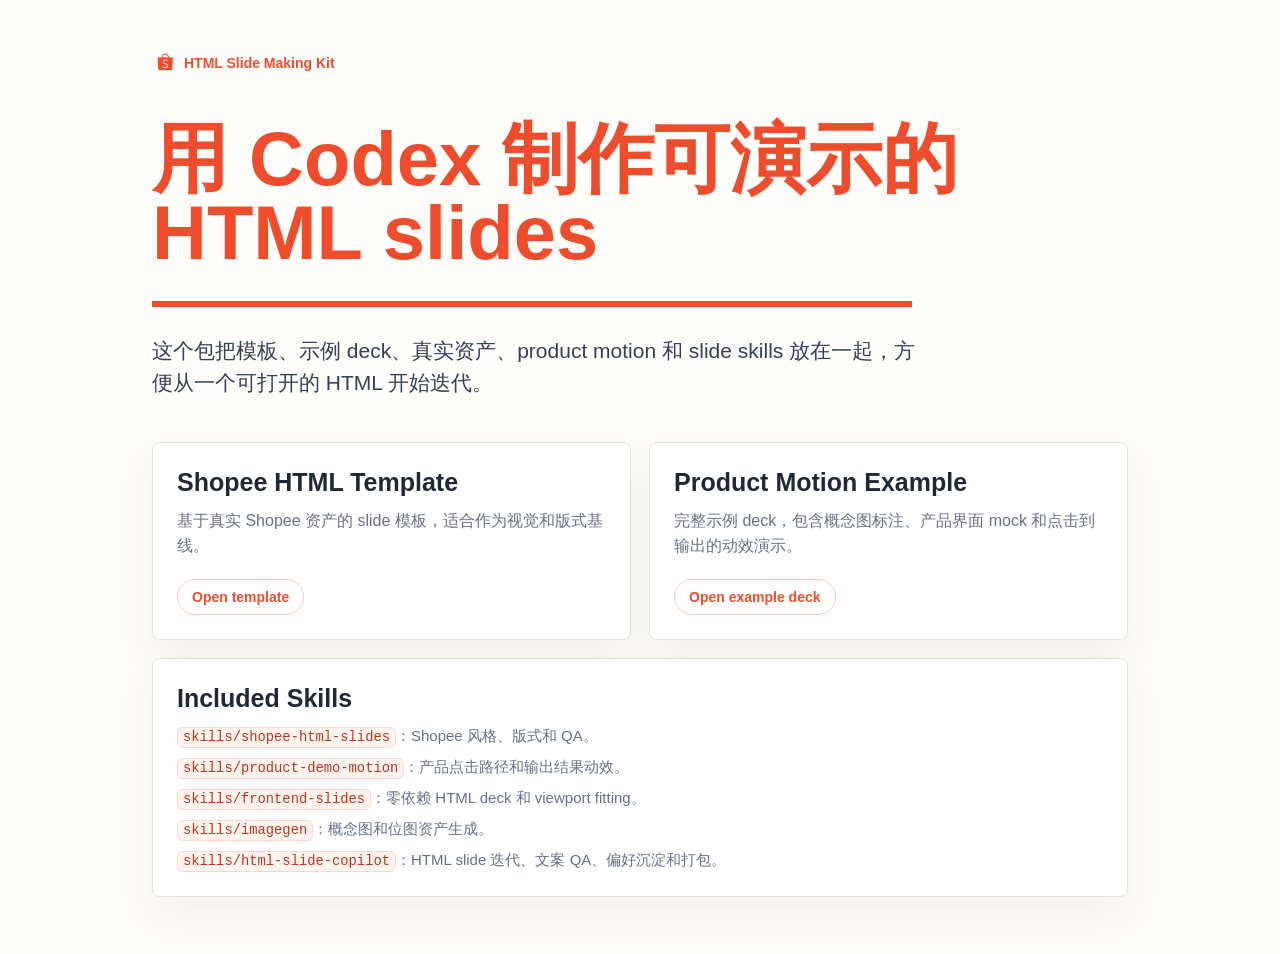
<file: index.html>
<!doctype html>
<html lang="zh-CN">
<head>
  <meta charset="utf-8" />
  <meta name="viewport" content="width=device-width, initial-scale=1" />
  <title>HTML Slide Making Kit</title>
  <style>
    :root {
      --orange: #ee4d2d;
      --ink: #1f2933;
      --muted: #667085;
      --line: #e6e0d8;
      --bg: #fffdf9;
      --panel: #ffffff;
      font-family: Arial, "Helvetica Neue", Helvetica, sans-serif;
    }

    * {
      box-sizing: border-box;
    }

    body {
      background: var(--bg);
      color: var(--ink);
      margin: 0;
      min-height: 100vh;
    }

    main {
      margin: 0 auto;
      max-width: 1040px;
      padding: 52px 32px 64px;
    }

    .brand {
      align-items: center;
      color: var(--orange);
      display: flex;
      font-size: 14px;
      font-weight: 800;
      gap: 10px;
      margin-bottom: 48px;
    }

    .bag {
      background: url("assets/shopee-design/logo/shopee-bag-mark.png") center / contain no-repeat;
      display: inline-block;
      height: 22px;
      width: 22px;
    }

    h1 {
      color: var(--orange);
      font-size: clamp(44px, 7vw, 76px);
      letter-spacing: 0;
      line-height: 0.98;
      margin: 0;
      max-width: 820px;
    }

    .rule {
      background: var(--orange);
      height: 6px;
      margin: 30px 0 28px;
      max-width: 760px;
    }

    .lead {
      color: #344054;
      font-size: 21px;
      line-height: 1.55;
      margin: 0 0 42px;
      max-width: 780px;
    }

    .grid {
      display: grid;
      gap: 18px;
      grid-template-columns: repeat(2, minmax(0, 1fr));
    }

    .card {
      background: var(--panel);
      border: 1px solid var(--line);
      border-radius: 8px;
      box-shadow: 0 18px 38px rgba(31, 41, 51, 0.06);
      min-height: 188px;
      padding: 24px;
    }

    .card h2 {
      font-size: 25px;
      line-height: 1.2;
      margin: 0 0 12px;
    }

    .card p {
      color: var(--muted);
      font-size: 16px;
      line-height: 1.55;
      margin: 0 0 20px;
    }

    .card a {
      border: 1px solid rgba(238, 77, 45, 0.32);
      border-radius: 999px;
      color: var(--orange);
      display: inline-flex;
      font-size: 14px;
      font-weight: 800;
      padding: 9px 14px;
      text-decoration: none;
    }

    .wide {
      grid-column: 1 / -1;
    }

    .list {
      color: var(--muted);
      display: grid;
      font-size: 15px;
      gap: 8px;
      line-height: 1.45;
      margin-top: 4px;
    }

    code {
      background: #fff3ee;
      border: 1px solid rgba(238, 77, 45, 0.18);
      border-radius: 6px;
      color: #b43721;
      font-family: ui-monospace, SFMono-Regular, Menlo, Consolas, monospace;
      font-size: 0.92em;
      padding: 2px 5px;
    }

    @media (max-width: 760px) {
      main {
        padding: 34px 20px 44px;
      }

      .grid {
        grid-template-columns: 1fr;
      }
    }
  </style>
</head>
<body>
  <main>
    <div class="brand"><span class="bag" aria-hidden="true"></span><span>HTML Slide Making Kit</span></div>
    <h1>用 Codex 制作可演示的 HTML slides</h1>
    <div class="rule"></div>
    <p class="lead">这个包把模板、示例 deck、真实资产、product motion 和 slide skills 放在一起，方便从一个可打开的 HTML 开始迭代。</p>

    <section class="grid" aria-label="Package links">
      <article class="card">
        <h2>Shopee HTML Template</h2>
        <p>基于真实 Shopee 资产的 slide 模板，适合作为视觉和版式基线。</p>
        <a href="shopee-html-template-real-assets.html">Open template</a>
      </article>

      <article class="card">
        <h2>Product Motion Example</h2>
        <p>完整示例 deck，包含概念图标注、产品界面 mock 和点击到输出的动效演示。</p>
        <a href="pm-os-workbench-product-motion-example.html">Open example deck</a>
      </article>

      <article class="card wide">
        <h2>Included Skills</h2>
        <div class="list">
          <span><code>skills/shopee-html-slides</code>：Shopee 风格、版式和 QA。</span>
          <span><code>skills/product-demo-motion</code>：产品点击路径和输出结果动效。</span>
          <span><code>skills/frontend-slides</code>：零依赖 HTML deck 和 viewport fitting。</span>
          <span><code>skills/imagegen</code>：概念图和位图资产生成。</span>
          <span><code>skills/html-slide-copilot</code>：HTML slide 迭代、文案 QA、偏好沉淀和打包。</span>
        </div>
      </article>
    </section>
  </main>
</body>
</html>
</file>
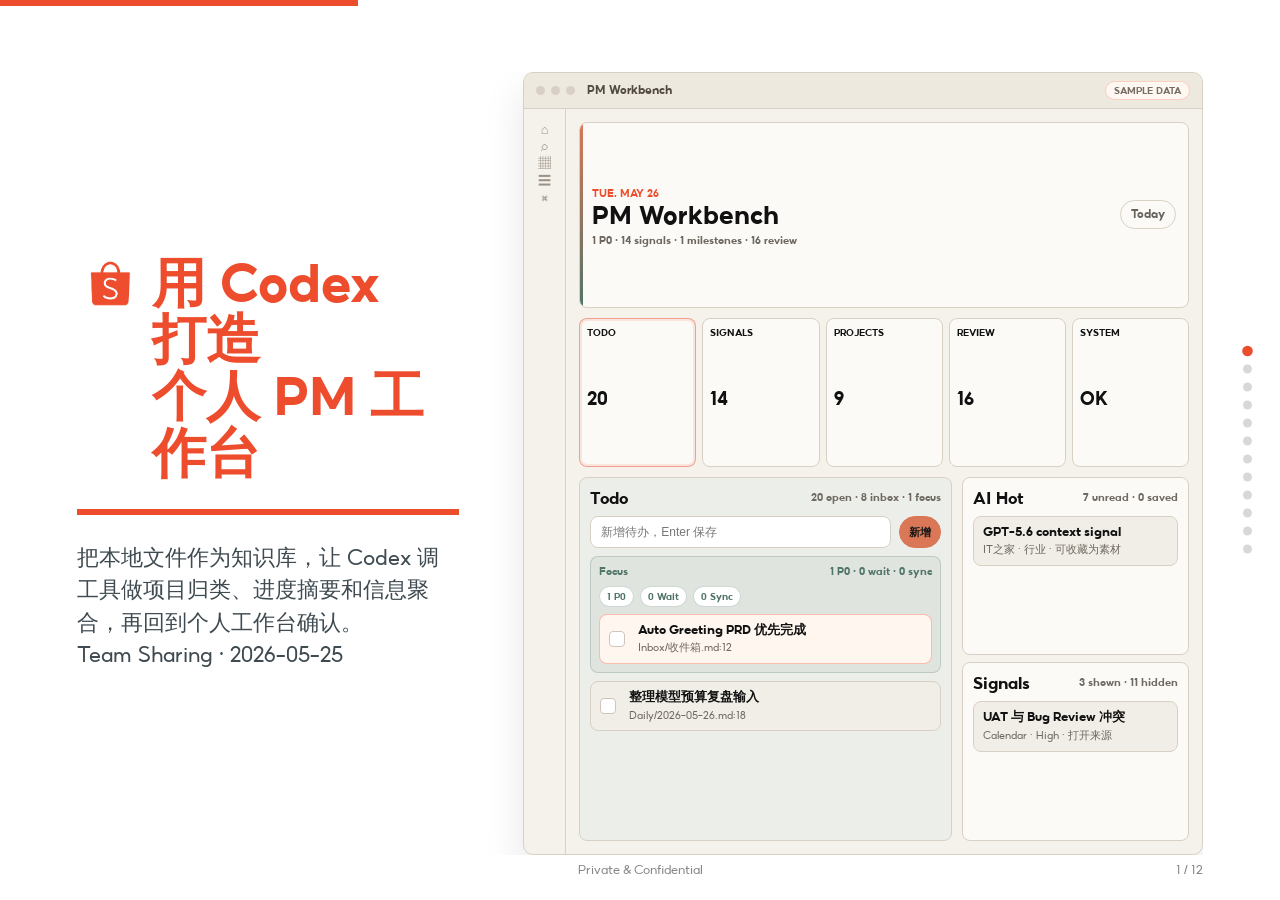
<file: pm-os-workbench-product-motion-example.html>
<!doctype html>
<html lang="zh-CN">
<head>
  <meta charset="utf-8" />
  <meta name="viewport" content="width=device-width, initial-scale=1" />
  <title>PM OS Workbench Team Share · 2026-05-25</title>
  <style>
    @font-face {
      font-family: "ShopeeFont";
      src: url("assets/shopee-design/typography/ShopeeFont/OpenType-TT/ShopeeFont-Regular.ttf") format("truetype");
      font-weight: 400;
      font-style: normal;
      font-display: swap;
    }

    @font-face {
      font-family: "ShopeeFont";
      src: url("assets/shopee-design/typography/ShopeeFont/OpenType-TT/ShopeeFont-Bold.ttf") format("truetype");
      font-weight: 800;
      font-style: normal;
      font-display: swap;
    }

    :root {
      --orange: #ee4d2d;
      --orange-soft: #fff3ef;
      --ink: #111111;
      --muted: #626262;
      --faint: #888888;
      --line: #ded8d0;
      --paper: #ffffff;
      --panel: #fbfaf7;
      --panel-2: #f3f0ea;
      --green: #4f7468;
      --blue: #58798d;
      --purple: #7a6ea8;
      --warn: #b05d44;
      --shadow: 0 18px 42px rgba(22, 18, 12, 0.10);
      --ease: cubic-bezier(0.16, 1, 0.3, 1);
      --font: "ShopeeFont", Arial, "Noto Sans SC", sans-serif;
      font-family: var(--font);
    }

    * {
      box-sizing: border-box;
    }

    html,
    body {
      height: 100%;
      margin: 0;
      overflow: hidden;
      background: var(--paper);
      color: var(--ink);
      font-family: var(--font);
    }

    .deck {
      height: 100vh;
      height: 100dvh;
      overflow: hidden;
      position: relative;
      background: #fff;
    }

    .slide {
      position: absolute;
      inset: 0;
      display: none;
      height: 100vh;
      height: 100dvh;
      overflow: hidden;
      padding: clamp(28px, 4.2vh, 44px) clamp(42px, 6vw, 78px);
      background: var(--paper);
    }

    .slide.visible {
      display: block;
    }

    .slide::before {
      content: "";
      position: absolute;
      top: 0;
      left: 0;
      width: min(360px, 28vw);
      height: 6px;
      background: var(--orange);
    }

    .deck-brand {
      position: absolute;
      top: clamp(28px, 4.8vh, 44px);
      left: clamp(42px, 6vw, 78px);
      display: none;
      grid-template-columns: 26px auto;
      align-items: center;
      gap: 9px;
      color: var(--orange);
      font-size: clamp(12px, 1.1vw, 15px);
      font-weight: 800;
      z-index: 3;
    }

    .deck-brand::before {
      content: "";
      width: 24px;
      height: 24px;
      border-radius: 5px;
      background: url("assets/shopee-design/logo/shopee-bag-mark.png") center / contain no-repeat;
    }

    .slide-content {
      position: relative;
      z-index: 1;
      display: grid;
      gap: clamp(18px, 2.4vh, 26px);
      height: calc(100vh - clamp(96px, 13vh, 122px));
      height: calc(100dvh - clamp(96px, 13vh, 122px));
      margin-top: clamp(22px, 4vh, 34px);
      min-height: 0;
      overflow: hidden;
    }

    .slide-content:not(.cover-grid):not(.takeaway) {
      grid-template-rows: auto minmax(0, 1fr);
    }

    .slide-title {
      align-items: flex-start;
      color: var(--orange);
      display: flex;
      font-size: clamp(27px, 3vw, 42px);
      gap: clamp(10px, 1.2vw, 14px);
      line-height: 1.14;
      margin: 0;
      max-width: 1120px;
      padding-bottom: clamp(10px, 1.3vh, 14px);
      border-bottom: 4px solid var(--orange);
      font-weight: 800;
    }

    .slide-title::before {
      content: "";
      flex: 0 0 clamp(30px, 3vw, 42px);
      width: clamp(30px, 3vw, 42px);
      height: clamp(30px, 3vw, 42px);
      margin-top: 0.06em;
      background: url("assets/shopee-design/logo/shopee-bag-mark.png") center / contain no-repeat;
    }

    .cover-grid {
      grid-template-columns: minmax(320px, 0.72fr) minmax(520px, 1.28fr);
      align-items: center;
      gap: clamp(30px, 5vw, 70px);
    }

    .cover-title {
      align-items: start;
      color: var(--orange);
      display: grid;
      font-size: clamp(44px, 4.5vw, 54px);
      gap: clamp(12px, 1.5vw, 18px);
      grid-template-columns: clamp(44px, 4.5vw, 58px) minmax(0, 1fr);
      line-height: 1.05;
      margin: 0;
      max-width: 620px;
      font-weight: 800;
      text-wrap: balance;
    }

    .cover-title::before {
      content: "";
      width: clamp(44px, 4.5vw, 58px);
      height: clamp(44px, 4.5vw, 58px);
      margin-top: 0.04em;
      background: url("assets/shopee-design/logo/shopee-bag-mark.png") center / contain no-repeat;
    }

    .cover-rule {
      width: min(420px, 100%);
      height: 6px;
      margin: clamp(20px, 3vh, 30px) 0;
      background: var(--orange);
    }

    .cover-meta {
      color: #3f4b51;
      font-size: clamp(17px, 1.7vw, 22px);
      line-height: 1.48;
      margin: 0;
      max-width: 560px;
    }

    .footer {
      position: absolute;
      left: 50%;
      bottom: clamp(18px, 2.5vh, 26px);
      transform: translateX(-50%);
      color: var(--faint);
      font-size: clamp(11px, 1vw, 13px);
      z-index: 4;
    }

    .page-num {
      position: absolute;
      right: clamp(42px, 6vw, 78px);
      bottom: clamp(18px, 2.5vh, 26px);
      color: var(--faint);
      font-size: clamp(11px, 1vw, 13px);
      z-index: 4;
    }

    .dots {
      position: absolute;
      right: clamp(18px, 2.2vw, 28px);
      top: 50%;
      z-index: 8;
      display: grid;
      gap: 9px;
      transform: translateY(-50%);
    }

    .dot {
      width: 9px;
      height: 9px;
      border: 0;
      border-radius: 999px;
      background: #d8d8d8;
      cursor: pointer;
      padding: 0;
    }

    .dot.active {
      background: var(--orange);
      transform: scale(1.18);
    }

    .reveal {
      animation: reveal 520ms var(--ease) both;
    }

    .d1 { animation-delay: 70ms; }
    .d2 { animation-delay: 130ms; }
    .d3 { animation-delay: 190ms; }

    @keyframes reveal {
      from { opacity: 0; transform: translateY(12px); }
      to { opacity: 1; transform: translateY(0); }
    }

    .two-col,
    .method-grid,
    .artifact-grid,
    .qa-grid {
      display: grid;
      grid-template-columns: minmax(390px, 0.9fr) minmax(500px, 1.1fr);
      gap: clamp(18px, 2.5vw, 30px);
      height: 100%;
      min-height: 0;
      overflow: hidden;
    }

    .visual-left {
      grid-template-columns: minmax(520px, 1.12fr) minmax(380px, 0.88fr);
    }

    .three-col {
      display: grid;
      grid-template-columns: repeat(3, minmax(0, 1fr));
      gap: clamp(14px, 1.8vw, 22px);
      min-height: 0;
    }

    .stack {
      display: grid;
      gap: 13px;
      align-content: start;
      min-height: 0;
      overflow: hidden;
    }

    .card,
    .note-card,
    .metric-card {
      border: 1px solid var(--line);
      background: #fff;
      border-radius: 8px;
      padding: clamp(16px, 1.7vw, 22px);
      box-shadow: 0 10px 26px rgba(20, 14, 8, 0.045);
      min-width: 0;
    }

    .label {
      display: block;
      color: var(--orange);
      font-size: clamp(11px, 0.95vw, 14px);
      font-weight: 800;
      margin-bottom: 8px;
      text-transform: uppercase;
    }

    .card h3,
    .note-card h3 {
      margin: 0 0 8px;
      font-size: clamp(19px, 1.62vw, 24px);
      line-height: 1.18;
    }

    .card p,
    .note-card p,
    .card li {
      color: #464646;
      font-size: clamp(14px, 1.12vw, 16px);
      line-height: 1.45;
      margin: 0;
    }

    .method-board,
    .contract-board,
    .workflow-board {
      border: 1px solid var(--line);
      background:
        linear-gradient(135deg, rgba(238, 77, 45, 0.055), rgba(79, 116, 104, 0.055)),
        #fff;
      border-radius: 10px;
      box-shadow: var(--shadow);
      display: grid;
      gap: 14px;
      height: 100%;
      min-height: 0;
      overflow: hidden;
      padding: clamp(16px, 2vw, 22px);
    }

    .method-chain {
      display: grid;
      grid-template-columns: repeat(4, minmax(0, 1fr));
      gap: 10px;
    }

    .method-step {
      background: #fff;
      border: 1px solid var(--line);
      border-radius: 8px;
      display: grid;
      gap: 7px;
      min-height: 145px;
      padding: 12px;
    }

    .method-step b,
    .flow-row b {
      display: grid;
      place-items: center;
      width: 34px;
      height: 34px;
      border-radius: 4px;
      background: var(--orange);
      color: #fff;
      font-size: 15px;
      font-weight: 800;
    }

    .method-step strong {
      font-size: 17px;
      line-height: 1.18;
    }

    .method-step span {
      color: #5d5d5d;
      font-size: 13px;
      line-height: 1.4;
    }

    .arrow-text {
      color: var(--orange);
      font-size: clamp(22px, 2.4vw, 32px);
      font-weight: 800;
      text-align: center;
    }

    .method-output {
      display: grid;
      grid-template-columns: minmax(0, 1fr) auto;
      gap: 16px;
      align-items: center;
      border: 1px solid rgba(238, 77, 45, 0.26);
      background: #fff8f4;
      border-radius: 8px;
      padding: 15px;
    }

    .method-output strong {
      display: block;
      margin-bottom: 5px;
      font-size: clamp(18px, 1.55vw, 22px);
    }

    .method-output span {
      color: #555;
      font-size: clamp(14px, 1.08vw, 16px);
      line-height: 1.38;
    }

    .method-output code,
    .flow-row code,
    .tag {
      border: 1px solid rgba(238, 77, 45, 0.22);
      background: #fff;
      border-radius: 999px;
      color: var(--orange);
      font-size: 13px;
      font-weight: 800;
      padding: 6px 9px;
      white-space: nowrap;
    }

    .concept-layout {
      display: grid;
      grid-template-columns: minmax(610px, 1.28fr) minmax(340px, 0.72fr);
      gap: clamp(16px, 2.1vw, 24px);
      height: 100%;
      min-height: 0;
      overflow: hidden;
    }

    .concept-figure {
      position: relative;
      min-height: 0;
      overflow: hidden;
      border: 1px solid var(--line);
      border-radius: 10px;
      background:
        linear-gradient(135deg, rgba(238, 77, 45, 0.04), rgba(79, 116, 104, 0.05)),
        #fff;
      box-shadow: var(--shadow);
      padding: clamp(12px, 1.5vw, 18px);
    }

    .concept-figure img {
      width: 100%;
      height: 100%;
      object-fit: contain;
      display: block;
      border-radius: 8px;
    }

    .concept-callout {
      position: absolute;
      display: grid;
      grid-template-columns: 24px minmax(0, 1fr);
      align-items: center;
      gap: 8px;
      max-width: 198px;
      border: 1px solid rgba(238, 77, 45, 0.30);
      border-radius: 8px;
      background: rgba(255, 255, 255, 0.94);
      box-shadow: 0 12px 28px rgba(20, 14, 8, 0.10);
      padding: 7px 9px;
    }

    .concept-callout b {
      display: grid;
      place-items: center;
      width: 24px;
      height: 24px;
      border-radius: 4px;
      background: var(--orange);
      color: #fff;
      font-size: 12px;
    }

    .concept-callout strong {
      display: block;
      font-size: 12px;
      line-height: 1.1;
    }

    .concept-callout span {
      display: block;
      margin-top: 3px;
      color: #5a5a5a;
      font-size: 9px;
      line-height: 1.22;
    }

    .callout-source { left: 6%; bottom: 10%; }
    .callout-tools { left: 33%; top: 34%; }
    .callout-agent { left: 53%; bottom: 10%; }
    .callout-output { right: 6%; top: 33%; }

    .concept-side {
      display: grid;
      gap: 9px;
      align-content: start;
      min-height: 0;
      overflow: hidden;
    }

    .concept-side .flow-row {
      position: relative;
      grid-template-columns: 34px minmax(0, 1fr);
      min-height: 0;
      align-items: center;
      gap: 10px;
      padding: 9px 64px 9px 10px;
    }

    .concept-side .flow-row b {
      width: 30px;
      height: 30px;
      font-size: 13px;
    }

    .concept-side .flow-row strong {
      font-size: 15px;
      margin-bottom: 2px;
    }

    .concept-side .flow-row span {
      font-size: 12px;
      line-height: 1.28;
    }

    .concept-side .flow-row code {
      position: absolute;
      right: 10px;
      top: 50%;
      transform: translateY(-50%);
      min-width: 42px;
      padding: 5px 8px;
      text-align: center;
    }

    .concept-side .method-output {
      padding: 12px 13px;
    }

    .concept-side .method-output span {
      font-size: 12px;
    }

    .source-stack {
      display: grid;
      grid-template-columns: repeat(3, minmax(0, 1fr));
      gap: 12px;
    }

    .source-file {
      border: 1px solid var(--line);
      background: #fff;
      border-radius: 8px;
      display: grid;
      gap: 8px;
      min-height: 170px;
      padding: 14px;
    }

    .source-file b {
      color: var(--orange);
      font-size: 12px;
      text-transform: uppercase;
    }

    .source-file strong {
      font-size: clamp(17px, 1.45vw, 21px);
    }

    .source-file span,
    .source-file code {
      color: #5f5f5f;
      font-size: clamp(11px, 0.95vw, 14px);
      line-height: 1.36;
    }

    .source-file code {
      display: block;
      font-family: "SFMono-Regular", Consolas, monospace;
      white-space: pre-wrap;
    }

    .contract-grid {
      display: grid;
      grid-template-columns: repeat(4, minmax(0, 1fr));
      gap: 12px;
      align-content: center;
      height: 100%;
    }

    .contract-card {
      border: 1px solid var(--line);
      background: #fff;
      border-radius: 8px;
      display: grid;
      gap: 8px;
      min-height: 200px;
      padding: 15px;
    }

    .contract-card b {
      color: var(--orange);
      font-size: 26px;
      line-height: 1;
    }

    .contract-card strong {
      font-size: 20px;
      line-height: 1.15;
    }

    .contract-card span {
      color: #5b5b5b;
      font-size: 14px;
      line-height: 1.42;
    }

    .flow {
      display: grid;
      gap: 12px;
      align-content: start;
    }

    .two-col > .flow,
    .artifact-grid > .flow {
      align-self: center;
    }

    .flow-row {
      display: grid;
      grid-template-columns: 42px minmax(0, 1fr) auto;
      align-items: center;
      gap: 16px;
      border: 1px solid rgba(238, 77, 45, 0.22);
      background: #fff;
      border-radius: 8px;
      padding: clamp(16px, 2vh, 22px) 15px;
    }

    .flow-row strong {
      display: block;
      margin-bottom: 5px;
      font-size: clamp(19px, 1.55vw, 22px);
      line-height: 1.18;
    }

    .flow-row span {
      color: #5d5d5d;
      display: block;
      font-size: clamp(14px, 1.12vw, 16px);
      line-height: 1.38;
    }

    .wb-frame {
      background: #f5f2eb;
      border: 1px solid #d8d0c4;
      border-radius: 10px;
      box-shadow: var(--shadow);
      height: 100%;
      min-height: 0;
      overflow: hidden;
    }

    .wb-topbar {
      display: grid;
      grid-template-columns: auto 1fr auto;
      align-items: center;
      gap: 12px;
      height: 36px;
      border-bottom: 1px solid #d8d0c4;
      background: #eee9df;
      color: #514a42;
      font-size: 12px;
      font-weight: 800;
      padding: 0 12px;
    }

    .traffic {
      display: flex;
      gap: 6px;
    }

    .traffic i {
      width: 9px;
      height: 9px;
      border-radius: 999px;
      background: #d8d0c4;
    }

    .sample-badge {
      justify-self: end;
      border: 1px solid rgba(238, 77, 45, 0.24);
      background: #fff8f2;
      border-radius: 999px;
      color: #756c62;
      font-size: 10px;
      padding: 3px 8px;
      text-transform: uppercase;
    }

    .wb-body {
      display: grid;
      grid-template-columns: 42px minmax(0, 1fr);
      height: calc(100% - 36px);
      min-height: 0;
    }

    .wb-sidebar {
      display: grid;
      align-content: start;
      gap: 11px;
      padding: 13px 9px;
      border-right: 1px solid #d8d0c4;
      color: #9b9288;
      font-size: 13px;
      text-align: center;
    }

    .wb-canvas {
      padding: 13px;
      min-height: 0;
      overflow: hidden;
    }

    .jw-shell-shot {
      display: grid;
      gap: 10px;
      height: 100%;
      min-height: 0;
    }

    .jw-header-shot,
    .jw-panel-shot,
    .jw-card-shot {
      border: 1px solid #d8d0c4;
      background: #fbfaf7;
      border-radius: 8px;
    }

    .jw-header-shot {
      display: grid;
      grid-template-columns: minmax(0, 1fr) auto;
      align-items: center;
      gap: 10px;
      padding: 10px 12px;
      position: relative;
      overflow: hidden;
    }

    .jw-header-shot::before {
      content: "";
      position: absolute;
      inset: 0 auto 0 0;
      width: 3px;
      background: linear-gradient(180deg, #d97757, #4f7468);
    }

    .jw-eyebrow-shot {
      color: var(--orange);
      font-size: 11px;
      font-weight: 800;
      text-transform: uppercase;
    }

    .jw-header-shot h2 {
      font-size: clamp(19px, 2vw, 27px);
      line-height: 1;
      margin: 2px 0 0;
    }

    .jw-header-shot p {
      color: #6e675f;
      font-size: 11px;
      font-weight: 700;
      margin: 5px 0 0;
    }

    .jw-status-shot {
      border: 1px solid #d8d0c4;
      border-radius: 999px;
      color: #68635d;
      font-size: 12px;
      font-weight: 800;
      padding: 6px 10px;
      white-space: nowrap;
    }

    .jw-tabs-shot {
      display: grid;
      grid-template-columns: repeat(5, minmax(0, 1fr));
      gap: 6px;
    }

    .jw-tab-shot {
      display: grid;
      gap: 3px;
      min-height: 50px;
      border: 1px solid #d8d0c4;
      background: #fbfaf7;
      border-radius: 8px;
      padding: 8px 7px;
    }

    .jw-tab-shot.active {
      border-color: rgba(238, 77, 45, 0.52);
      box-shadow: inset 0 0 0 2px rgba(238, 77, 45, 0.12);
    }

    .jw-tab-shot span {
      font-size: 10px;
      font-weight: 900;
      text-transform: uppercase;
    }

    .jw-tab-shot strong {
      font-size: 19px;
      line-height: 1;
    }

    .jw-dashboard-shot {
      display: grid;
      grid-template-columns: minmax(0, 1.35fr) minmax(0, 0.82fr);
      gap: 10px;
      min-height: 0;
      overflow: hidden;
    }

    .jw-two-shot {
      display: grid;
      grid-template-columns: repeat(2, minmax(0, 1fr));
      gap: 10px;
      min-height: 0;
      overflow: hidden;
    }

    .jw-panel-shot {
      display: grid;
      align-content: start;
      gap: 8px;
      min-height: 0;
      overflow: hidden;
      padding: 10px;
    }

    .jw-panel-shot.primary {
      background: color-mix(in srgb, #fbfaf7 91%, var(--green));
    }

    .jw-panel-head-shot {
      display: flex;
      justify-content: space-between;
      gap: 10px;
      align-items: center;
    }

    .jw-panel-head-shot h3 {
      font-size: 17px;
      margin: 0;
    }

    .jw-panel-head-shot span {
      color: #706a62;
      font-size: 11px;
      font-weight: 800;
    }

    .jw-input-shot {
      display: grid;
      grid-template-columns: minmax(0, 1fr) auto;
      gap: 8px;
    }

    .jw-input-shot input {
      border: 1px solid #d8d0c4;
      background: #fff;
      border-radius: 8px;
      color: #777;
      font-size: 12px;
      min-height: 32px;
      padding: 7px 10px;
    }

    .jw-pill,
    .jw-input-shot button {
      display: inline-flex;
      justify-content: center;
      align-items: center;
      min-height: 28px;
      border: 1px solid #d8d0c4;
      background: #fff;
      border-radius: 999px;
      color: #111;
      font-size: 11px;
      font-weight: 900;
      padding: 5px 9px;
      white-space: nowrap;
    }

    .jw-pill.primary,
    .jw-input-shot button {
      background: #d97757;
      border-color: #d97757;
      color: #181716;
    }

    .jw-actions-shot {
      display: flex;
      flex-wrap: wrap;
      gap: 6px;
    }

    .jw-list-shot {
      display: grid;
      gap: 6px;
      min-height: 0;
    }

    .jw-task-shot,
    .jw-row-shot,
    .jw-intel-shot,
    .jw-project-shot,
    .jw-signal-shot,
    .jw-brief-shot {
      border: 1px solid #d8d0c4;
      background: #f1eee7;
      border-radius: 8px;
      min-width: 0;
      padding: 8px 9px;
    }

    .jw-task-shot {
      display: grid;
      grid-template-columns: 20px minmax(0, 1fr);
      gap: 9px;
      align-items: center;
    }

    .jw-task-shot[data-urgent="true"] {
      border-color: rgba(238, 77, 45, 0.34);
      background: #fff6ef;
    }

    .check {
      width: 16px;
      height: 16px;
      border: 1px solid #cfc6ba;
      border-radius: 4px;
      background: #fff;
    }

    .jw-task-shot strong,
    .jw-row-shot strong,
    .jw-intel-shot strong,
    .jw-project-shot strong,
    .jw-signal-shot strong,
    .jw-brief-shot strong {
      display: block;
      font-size: 12.5px;
      line-height: 1.22;
      overflow-wrap: anywhere;
    }

    .jw-task-shot em,
    .jw-row-shot span,
    .jw-intel-shot span,
    .jw-project-shot span,
    .jw-signal-shot span,
    .jw-brief-shot span,
    .jw-brief-shot p {
      color: #6d675f;
      display: block;
      font-size: 10.5px;
      font-style: normal;
      line-height: 1.32;
      margin: 3px 0 0;
    }

    .focus-inline-shot {
      border: 1px solid rgba(79, 116, 104, 0.24);
      background: rgba(79, 116, 104, 0.08);
      border-radius: 8px;
      display: grid;
      gap: 7px;
      padding: 8px;
    }

    .focus-head-shot {
      display: flex;
      justify-content: space-between;
      gap: 8px;
      align-items: center;
      color: #4f7468;
      font-size: 11px;
      font-weight: 900;
    }

    .focus-chips-shot {
      display: flex;
      gap: 6px;
      flex-wrap: wrap;
    }

    .focus-chips-shot span {
      border: 1px solid rgba(79, 116, 104, 0.28);
      background: #fff;
      border-radius: 999px;
      color: #4f7468;
      font-size: 10px;
      font-weight: 900;
      padding: 4px 7px;
    }

    .rail-stack-shot {
      display: grid;
      gap: 7px;
      min-height: 0;
      overflow: hidden;
    }

    .tag-row {
      display: flex;
      flex-wrap: wrap;
      gap: 5px;
      margin-top: 5px;
    }

    .tag-row i {
      border: 1px solid rgba(79, 116, 104, 0.28);
      border-radius: 999px;
      color: #4f7468;
      font-size: 9px;
      font-style: normal;
      font-weight: 900;
      padding: 3px 5px;
      text-transform: uppercase;
    }

    .tag-row i.hot {
      border-color: rgba(238, 77, 45, 0.34);
      color: var(--orange);
    }

    .project-view .jw-dashboard-shot,
    .signals-view .jw-dashboard-shot,
    .review-view .jw-dashboard-shot,
    .system-view .jw-dashboard-shot {
      display: block;
    }

    .project-list {
      display: grid;
      gap: 7px;
      max-height: min(330px, 35vh);
      overflow: hidden;
    }

    .jw-project-shot {
      display: grid;
      gap: 6px;
    }

    .project-top-shot {
      display: grid;
      grid-template-columns: 74px minmax(0, 1fr);
      gap: 8px;
      align-items: center;
    }

    .project-status-shot {
      border: 1px solid rgba(238, 77, 45, 0.28);
      border-radius: 999px;
      color: var(--orange);
      font-size: 10px;
      font-weight: 900;
      padding: 4px 6px;
      text-align: center;
      text-transform: uppercase;
    }

    .project-foot-shot {
      display: grid;
      grid-template-columns: repeat(2, minmax(0, 1fr));
      gap: 6px;
    }

    .signal-grid-shot {
      display: grid;
      grid-template-columns: minmax(0, 0.88fr) minmax(0, 1.12fr);
      gap: 10px;
      min-height: 0;
      overflow: hidden;
    }

    .brief-stack-shot {
      display: grid;
      gap: 7px;
      min-height: 0;
      overflow: hidden;
    }

    .skill-grid-shot,
    .report-grid-shot {
      display: grid;
      grid-template-columns: repeat(2, minmax(0, 1fr));
      gap: 9px;
    }

    .skill-card-shot {
      border: 1px solid #d8d0c4;
      background: #f1eee7;
      border-radius: 8px;
      display: grid;
      gap: 6px;
      min-height: 96px;
      padding: 9px;
    }

    .skill-card-shot h4 {
      font-size: 15px;
      margin: 0;
    }

    .skill-card-shot p,
    .skill-card-shot em {
      color: #514d47;
      font-size: 10.5px;
      line-height: 1.32;
      margin: 0;
    }

    .project-modal-shot {
      border: 1px solid rgba(238, 77, 45, 0.28);
      background: rgba(255, 255, 255, 0.96);
      border-radius: 8px;
      display: grid;
      gap: 8px;
      padding: 10px;
    }

    .project-modal-row-shot {
      display: grid;
      grid-template-columns: 78px minmax(0, 1fr);
      align-items: center;
      gap: 8px;
      color: #5c554d;
      font-size: 11px;
    }

    .project-modal-row-shot span:last-child {
      border: 1px solid #d8d0c4;
      background: #f5f2eb;
      border-radius: 6px;
      color: #2f2b25;
      overflow: hidden;
      padding: 5px 7px;
      text-overflow: ellipsis;
      white-space: nowrap;
    }

    .pdm-demo {
      position: relative;
      border: 1px solid #d8d0c4;
      border-radius: 10px;
      background: #f5f2eb;
      box-shadow: var(--shadow);
      overflow: hidden;
      height: 100%;
      min-height: 0;
    }

    .pdm-stage {
      position: absolute;
      inset: 0;
      padding: 12px;
      transform-origin: center;
      animation: pdmBase 9s cubic-bezier(0.76, 0, 0.24, 1) infinite both;
    }

    .pdm-dim {
      position: absolute;
      inset: 0;
      z-index: 3;
      background: radial-gradient(circle at 36% 35%, rgba(255,255,255,0.02) 0, rgba(0,0,0,0) 28%, rgba(24,18,12,0.42) 72%);
      opacity: 0;
      animation: pdmDim 9s cubic-bezier(0.76, 0, 0.24, 1) infinite both;
      pointer-events: none;
    }

    .pdm-cursor {
      position: absolute;
      z-index: 7;
      width: 0;
      height: 0;
      border-left: 17px solid #102235;
      border-top: 12px solid transparent;
      border-bottom: 12px solid transparent;
      filter: drop-shadow(0 6px 8px rgba(0,0,0,0.28));
      transform: rotate(-18deg);
      animation: cursorSignal 9s cubic-bezier(0.76, 0, 0.24, 1) infinite both;
    }

    .project-motion .pdm-cursor {
      animation-name: cursorProject;
    }

    .pdm-click {
      position: absolute;
      z-index: 6;
      left: 72%;
      top: 67%;
      width: 40px;
      height: 40px;
      border: 3px solid rgba(217, 119, 87, 0.58);
      border-radius: 999px;
      opacity: 0;
      animation: clickPulse 9s var(--ease) infinite both;
    }

    .project-motion .pdm-click {
      left: 28%;
      top: 38%;
    }

    .pdm-lens {
      position: absolute;
      z-index: 5;
      left: 5%;
      right: 5%;
      bottom: 5%;
      min-height: 42%;
      border: 1px solid rgba(238, 77, 45, 0.28);
      border-radius: 10px;
      background: rgba(255, 255, 255, 0.94);
      box-shadow: 0 20px 48px rgba(32, 20, 12, 0.24);
      display: grid;
      gap: 9px;
      opacity: 0;
      padding: 12px;
      transform-origin: 72% 66%;
      animation: lensIn 9s cubic-bezier(0.76, 0, 0.24, 1) infinite both;
    }

    .project-motion .pdm-lens {
      transform-origin: 28% 38%;
    }

    .pdm-lens-head {
      display: flex;
      align-items: center;
      justify-content: space-between;
      gap: 12px;
    }

    .pdm-lens h3 {
      font-size: clamp(18px, 1.55vw, 23px);
      margin: 0;
    }

    .pdm-lens p {
      color: #3f3a34;
      font-size: 12px;
      line-height: 1.35;
      margin: 0;
    }

    .pdm-mini-code {
      display: grid;
      gap: 4px;
      border: 1px solid #d8d0c4;
      background: #f5f2eb;
      border-radius: 8px;
      color: #2f2b25;
      font-family: "SFMono-Regular", Consolas, monospace;
      font-size: 10px;
      padding: 8px;
    }

    .pdm-result-card {
      border: 1px solid rgba(79, 116, 104, 0.35);
      background: rgba(79, 116, 104, 0.1);
      border-radius: 8px;
      opacity: 0;
      padding: 9px 11px;
      transform: translateY(8px);
      animation: resultAppear 9s var(--ease) infinite both;
    }

    @keyframes pdmBase {
      0%, 20%, 100% { filter: blur(0) brightness(1); transform: scale(1); }
      32%, 78% { filter: blur(4px) brightness(0.72); transform: scale(1.03); }
      88% { filter: blur(0) brightness(1); transform: scale(1.01); }
    }

    @keyframes pdmDim {
      0%, 20%, 91%, 100% { opacity: 0; }
      32%, 79% { opacity: 1; }
    }

    @keyframes cursorSignal {
      0%, 12% { left: 20%; top: 22%; opacity: 0; }
      19% { opacity: 1; }
      30%, 37% { left: 73%; top: 68%; opacity: 1; }
      48%, 74% { left: 82%; top: 76%; opacity: 0.18; }
      84%, 100% { left: 88%; top: 78%; opacity: 0; }
    }

    @keyframes cursorProject {
      0%, 12% { left: 18%; top: 23%; opacity: 0; }
      19% { opacity: 1; }
      30%, 37% { left: 29%; top: 39%; opacity: 1; }
      48%, 74% { left: 70%; top: 68%; opacity: 0.18; }
      84%, 100% { left: 78%; top: 72%; opacity: 0; }
    }

    @keyframes clickPulse {
      0%, 27%, 38%, 100% { opacity: 0; transform: scale(0.45); }
      31% { opacity: 0.85; transform: scale(1); }
      35% { opacity: 0; transform: scale(1.45); }
    }

    @keyframes lensIn {
      0%, 24%, 91%, 100% { opacity: 0; transform: translateY(20px) scale(0.74); }
      37%, 79% { opacity: 1; transform: translateY(0) scale(1); }
      86% { opacity: 0; transform: translateY(12px) scale(0.94); }
    }

    @keyframes resultAppear {
      0%, 48%, 100% { opacity: 0; transform: translateY(8px); }
      57%, 78% { opacity: 1; transform: translateY(0); }
      86% { opacity: 0; transform: translateY(4px); }
    }

    .takeaway {
      display: grid;
      grid-template-columns: 0.86fr 1.14fr;
      gap: clamp(20px, 3vw, 40px);
      align-items: center;
      min-height: 0;
    }

    .takeaway h2 {
      color: var(--orange);
      font-size: clamp(42px, 5.2vw, 74px);
      line-height: 1.08;
      margin: 0;
    }

    @media (max-width: 920px), (max-height: 660px) {
      .slide {
        padding: 24px 32px;
      }

      .deck-brand {
        left: 32px;
        top: 28px;
      }

      .slide-content {
        height: calc(100dvh - 96px);
        margin-top: 26px;
      }

      .cover-grid,
      .two-col,
      .method-grid,
      .artifact-grid,
      .qa-grid,
      .takeaway,
      .visual-left {
        grid-template-columns: 1fr;
      }

      .three-col,
      .method-chain,
      .source-stack,
      .contract-grid {
        grid-template-columns: 1fr;
      }

      .wb-frame {
        min-height: 360px;
      }

      .dots {
        display: none;
      }
    }

    @media (prefers-reduced-motion: reduce) {
      *,
      *::before,
      *::after {
        animation-duration: 1ms !important;
        animation-iteration-count: 1 !important;
        scroll-behavior: auto !important;
      }

      .pdm-lens,
      .pdm-result-card,
      .pdm-dim {
        opacity: 1;
        transform: none;
      }

      .pdm-stage {
        filter: blur(3px) brightness(0.78);
      }
    }
  </style>
</head>
<body>
  <main class="deck" id="deck">
    <section class="slide visible" data-title="Cover">
      <div class="deck-brand">PM OS Workbench</div>
      <div class="slide-content cover-grid">
        <div class="reveal">
          <h1 class="cover-title">用 Codex 打造<br>个人 PM 工作台</h1>
          <div class="cover-rule"></div>
          <p class="cover-meta">把本地文件作为知识库，让 Codex 调工具做项目归类、进度摘要和信息聚合，再回到个人工作台确认。</p>
          <p class="cover-meta">Team Sharing · 2026-05-25</p>
        </div>
        <div class="wb-frame reveal d2">
          <div class="wb-topbar"><span class="traffic"><i></i><i></i><i></i></span><span>PM Workbench</span><span class="sample-badge">Sample data</span></div>
          <div class="wb-body">
            <div class="wb-sidebar">⌂<br>⌕<br>▦<br>☰<br>⌘</div>
            <div class="wb-canvas">
              <div class="jw-shell-shot">
                <div class="jw-header-shot">
                  <div><span class="jw-eyebrow-shot">Tue, May 26</span><h2>PM Workbench</h2><p>1 P0 · 14 signals · 1 milestones · 16 review</p></div>
                  <div class="jw-status-shot">Today</div>
                </div>
                <div class="jw-tabs-shot">
                  <div class="jw-tab-shot active"><span>Todo</span><strong>20</strong></div>
                  <div class="jw-tab-shot"><span>Signals</span><strong>14</strong></div>
                  <div class="jw-tab-shot"><span>Projects</span><strong>9</strong></div>
                  <div class="jw-tab-shot"><span>Review</span><strong>16</strong></div>
                  <div class="jw-tab-shot"><span>System</span><strong>OK</strong></div>
                </div>
                <div class="jw-dashboard-shot">
                  <div class="jw-panel-shot primary">
                    <div class="jw-panel-head-shot"><h3>Todo</h3><span>20 open · 8 inbox · 1 focus</span></div>
                    <div class="jw-input-shot"><input value="新增待办，Enter 保存" aria-label="mock input"><button>新增</button></div>
                    <div class="focus-inline-shot">
                      <div class="focus-head-shot"><strong>Focus</strong><span>1 P0 · 0 wait · 0 sync</span></div>
                      <div class="focus-chips-shot"><span>1 P0</span><span>0 Wait</span><span>0 Sync</span></div>
                      <div class="jw-task-shot" data-urgent="true"><span class="check"></span><span><strong>Auto Greeting PRD 优先完成</strong><em>Inbox/收件箱.md:12</em></span></div>
                    </div>
                    <div class="jw-task-shot"><span class="check"></span><span><strong>整理模型预算复盘输入</strong><em>Daily/2026-05-26.md:18</em></span></div>
                  </div>
                  <div class="rail-stack-shot">
                    <div class="jw-panel-shot"><div class="jw-panel-head-shot"><h3>AI Hot</h3><span>7 unread · 0 saved</span></div><div class="jw-intel-shot"><strong>GPT-5.6 context signal</strong><span>IT之家 · 行业 · 可收藏为素材</span></div></div>
                    <div class="jw-panel-shot"><div class="jw-panel-head-shot"><h3>Signals</h3><span>3 shown · 11 hidden</span></div><div class="jw-signal-shot"><strong>UAT 与 Bug Review 冲突</strong><span>Calendar · High · 打开来源</span></div></div>
                  </div>
                </div>
              </div>
            </div>
          </div>
        </div>
      </div>
      <div class="footer">Private & Confidential</div>
      <div class="page-num">1 / 12</div>
    </section>

    <section class="slide" data-title="Source">
      <div class="deck-brand">PM OS Workbench</div>
      <div class="slide-content">
        <h2 class="slide-title reveal">第一层是 AI 可读的本地事实源</h2>
        <div class="method-grid reveal d1">
          <div class="stack">
            <div class="card"><span class="label">Obsidian</span><h3>Markdown 文件管理器</h3><p>日记、Inbox、项目卡、报告和 Skill 都是普通文件，目录结构就是 Agent 的工作上下文。</p></div>
            <div class="card"><span class="label">Source shape</span><h3>文件承担不同职责</h3><p>临时输入、项目事实、AI 输出和候选内容分开放，Codex 可以搜、读、写、看 diff。</p></div>
            <div class="card"><span class="label">PM control</span><h3>事实源由人维护</h3><p>AI 写候选和报告，项目事实经过确认后进入项目卡。</p></div>
          </div>
          <div class="method-board">
            <div class="source-stack">
              <div class="source-file"><b>Source</b><strong>Daily / Inbox / Logs</strong><span>原始记录、临时捕获、沟通线索。</span><code>- [ ] #task follow owner
meeting note: UAT risk</code></div>
              <div class="source-file"><b>Fact</b><strong>Projects/Active</strong><span>项目状态、进展、风险和 timeline。</span><code>status: prd
progress: sample ready
next: align owner</code></div>
              <div class="source-file"><b>Generated</b><strong>Reports / Candidates</strong><span>AI、脚本和 connector 生成的可确认输出。</span><code>brief -> candidate
review -> human confirm</code></div>
            </div>
            <div class="method-output"><div><strong>文件夹就是 AI 的数据库</strong><span>Codex 按路径读取：Inbox 是输入，Projects 是项目事实，Reports 是输出和候选。</span></div><code>source map</code></div>
          </div>
        </div>
      </div>
      <div class="footer">Private & Confidential</div>
      <div class="page-num">2 / 12</div>
    </section>

    <section class="slide" data-title="Tools">
      <div class="deck-brand">PM OS Workbench</div>
      <div class="slide-content">
        <h2 class="slide-title reveal">第二层工具：MCP、CLI、Skill 让 Codex 能行动</h2>
        <div class="concept-layout reveal d1">
          <figure class="concept-figure">
            <img src="slide-2026-05-25-ai-workflow-concept.png" alt="AI workflow concept illustration">
            <div class="concept-callout callout-source"><b>1</b><div><strong>本地事实源</strong><span>Markdown vault / project cards / reports</span></div></div>
            <div class="concept-callout callout-tools"><b>2</b><div><strong>工具入口</strong><span>MCP / CLI / Skill</span></div></div>
            <div class="concept-callout callout-agent"><b>3</b><div><strong>Codex Agent</strong><span>读上下文，生成候选</span></div></div>
            <div class="concept-callout callout-output"><b>4</b><div><strong>Workbench</strong><span>日常确认入口</span></div></div>
          </figure>
          <div class="concept-side">
            <div class="flow-row"><b>1</b><div><strong>Obsidian</strong><span>把文件存好，像本地数据库一样给 AI 读取。</span></div><code>src</code></div>
            <div class="flow-row"><b>2</b><div><strong>MCP / CLI / Skill</strong><span>MCP 读外部系统，CLI 跑脚本，Skill 写清怎么跑。</span></div><code>tool</code></div>
            <div class="flow-row"><b>3</b><div><strong>Codex Agent</strong><span>做项目归类、进度摘要、日程和邮件 brief。</span></div><code>agent</code></div>
            <div class="flow-row"><b>4</b><div><strong>Workbench</strong><span>候选、报告和动作结果进入日常确认面。</span></div><code>ui</code></div>
            <div class="method-output"><div><strong>工具链让 Codex 可执行</strong><span>资料、工具、Agent、工作台四段连起来，个人流程就能变成可复跑动作。</span></div><code>chain</code></div>
          </div>
        </div>
      </div>
      <div class="footer">Private & Confidential</div>
      <div class="page-num">3 / 12</div>
    </section>

    <section class="slide" data-title="Contract">
      <div class="deck-brand">PM OS Workbench</div>
      <div class="slide-content">
        <h2 class="slide-title reveal">每个 AI 动作都要说清：读什么、跑什么、写哪里</h2>
        <div class="contract-board reveal d1">
          <div class="contract-grid">
            <div class="contract-card"><b>1</b><strong>Input</strong><span>Markdown 文件、connector brief、网页 feed、项目卡和候选文件。</span></div>
            <div class="contract-card"><b>2</b><strong>Run</strong><span>Codex skill、MCP brief、`vault.mjs` 命令或本地 command 文件。</span></div>
            <div class="contract-card"><b>3</b><strong>Output</strong><span>Calendar Brief、Email Brief、AI HOT digest、项目候选、任务归属候选。</span></div>
            <div class="contract-card"><b>4</b><strong>Confirm</strong><span>PM 打开候选或 modal，确认后写回项目事实源。</span></div>
          </div>
          <div class="method-output"><div><strong>Workbench 把动作入口和结果放到前台</strong><span>每个按钮都知道读什么、跑什么、写到哪里，PM 只确认结果。</span></div><code>action path</code></div>
        </div>
      </div>
      <div class="footer">Private & Confidential</div>
      <div class="page-num">4 / 12</div>
    </section>

    <section class="slide" data-title="Workbench">
      <div class="deck-brand">PM OS Workbench</div>
      <div class="slide-content">
        <h2 class="slide-title reveal">Codex 把作业链收束成 Workbench 操作面</h2>
        <div class="artifact-grid visual-left reveal d1">
          <div class="wb-frame">
            <div class="wb-topbar"><span class="traffic"><i></i><i></i><i></i></span><span>PM Workbench</span><span class="sample-badge">Sample data</span></div>
            <div class="wb-body">
              <div class="wb-sidebar">⌂<br>⌕<br>▦<br>☰<br>⌘</div>
              <div class="wb-canvas">
                <div class="jw-shell-shot">
                  <div class="jw-header-shot"><div><span class="jw-eyebrow-shot">Tue, May 26</span><h2>PM Workbench</h2><p>1 P0 · 14 signals · 1 milestones · 16 review</p></div><div class="jw-status-shot">Today</div></div>
                  <div class="jw-tabs-shot">
                    <div class="jw-tab-shot active"><span>Todo</span><strong>20</strong></div>
                    <div class="jw-tab-shot"><span>Signals</span><strong>14</strong></div>
                    <div class="jw-tab-shot"><span>Projects</span><strong>9</strong></div>
                    <div class="jw-tab-shot"><span>Review</span><strong>16</strong></div>
                    <div class="jw-tab-shot"><span>System</span><strong>OK</strong></div>
                  </div>
                  <div class="jw-dashboard-shot">
                    <div class="jw-panel-shot primary">
                      <div class="jw-panel-head-shot"><h3>Todo</h3><span>20 open · 8 inbox · 1 focus</span></div>
                      <div class="jw-input-shot"><input value="新增待办，Enter 保存"><button>新增</button></div>
                      <div class="focus-inline-shot"><div class="focus-head-shot"><strong>Focus</strong><span>1 P0 · 0 wait · 0 sync</span></div><div class="focus-chips-shot"><span>1 P0</span><span>0 Wait</span><span>0 Sync</span></div><div class="jw-task-shot" data-urgent="true"><span class="check"></span><span><strong>Auto Greeting PRD 优先完成</strong><em>Inbox/收件箱.md:12</em></span></div></div>
                      <div class="jw-task-shot"><span class="check"></span><span><strong>确认日程冲突取舍</strong><em>Reports/Calendar Brief.md</em></span></div>
                    </div>
                    <div class="rail-stack-shot">
                      <div class="jw-panel-shot"><div class="jw-panel-head-shot"><h3>AI Hot</h3><span>7 unread · 0 saved</span></div><div class="jw-intel-shot"><strong>Grok Build Beta</strong><span>X · 产品 · 收藏为素材</span></div></div>
                      <div class="jw-panel-shot"><div class="jw-panel-head-shot"><h3>Signals</h3><span>3 shown · 11 hidden</span></div><div class="jw-signal-shot"><strong>UAT 与 review 冲突</strong><span>Calendar · high</span></div></div>
                    </div>
                  </div>
                </div>
              </div>
            </div>
          </div>
          <div class="stack">
            <div class="card"><span class="label">Entry</span><h3>五个入口承接五类确认</h3><p>Todo 处理输入，Signals 看外部变化，Projects 校正事实，Review 看候选，System 跑工具。</p></div>
            <div class="card"><span class="label">Header</span><h3>顶部展示当前工作状态</h3><p>Header 直接显示 P0、signals、milestones 和 review 数量，帮助决定先处理什么。</p></div>
            <div class="card"><span class="label">Local output</span><h3>结果回到本地文件</h3><p>所有动作最终指向 Inbox、Projects、Reports 或候选文件，方便复查和继续加工。</p></div>
          </div>
        </div>
      </div>
      <div class="footer">Private & Confidential</div>
      <div class="page-num">5 / 12</div>
    </section>

    <section class="slide" data-title="Today">
      <div class="deck-brand">PM OS Workbench</div>
      <div class="slide-content">
        <h2 class="slide-title reveal">Today 把输入、焦点和信号放在同一个决策面</h2>
        <div class="two-col visual-left reveal d1">
          <div class="wb-frame">
            <div class="wb-topbar"><span class="traffic"><i></i><i></i><i></i></span><span>PM Workbench</span><span class="sample-badge">Sample data</span></div>
            <div class="wb-body">
              <div class="wb-sidebar">⌂<br>⌕<br>▦<br>☰<br>⌘</div>
              <div class="wb-canvas">
                <div class="jw-shell-shot">
                  <div class="jw-header-shot"><div><span class="jw-eyebrow-shot">Tue, May 26</span><h2>PM Workbench</h2><p>1 P0 · 14 signals · 1 milestones · 16 review</p></div><div class="jw-status-shot">Today</div></div>
                  <div class="jw-tabs-shot"><div class="jw-tab-shot active"><span>Todo</span><strong>20</strong></div><div class="jw-tab-shot"><span>Signals</span><strong>14</strong></div><div class="jw-tab-shot"><span>Projects</span><strong>9</strong></div><div class="jw-tab-shot"><span>Review</span><strong>16</strong></div><div class="jw-tab-shot"><span>System</span><strong>OK</strong></div></div>
                  <div class="jw-dashboard-shot">
                    <div class="jw-panel-shot primary">
                      <div class="jw-panel-head-shot"><h3>Todo</h3><span>20 open · 8 inbox · 1 focus</span></div>
                      <div class="jw-input-shot"><input value="新增待办，Enter 保存"><button>新增</button></div>
                      <div class="focus-inline-shot"><div class="focus-head-shot"><strong>Focus</strong><span>1 P0 · 0 wait · 0 sync</span></div><div class="focus-chips-shot"><span>1 P0</span><span>0 Wait</span><span>0 Sync</span></div><div class="jw-task-shot" data-urgent="true"><span class="check"></span><span><strong>Auto Greeting PRD 优先完成</strong><em>Inbox/收件箱.md:12</em></span></div></div>
                      <div class="jw-list-shot"><div class="jw-task-shot"><span class="check"></span><span><strong>整理项目进度摘要</strong><em>Reports/项目进度摘要.md</em></span></div></div>
                    </div>
                    <div class="rail-stack-shot">
                      <div class="jw-panel-shot"><div class="jw-panel-head-shot"><h3>AI Hot</h3><span>7 unread · 0 saved</span></div><div class="jw-intel-shot"><strong>OpenAI context signal</strong><span>摘要 · 收藏 · 原文</span><div class="jw-actions-shot"><span class="jw-pill">已读</span><span class="jw-pill primary">收藏</span></div></div></div>
                      <div class="jw-panel-shot"><div class="jw-panel-head-shot"><h3>Signals</h3><span>3 shown · 11 hidden</span></div><div class="jw-signal-shot"><strong>今天 11:30 日程冲突</strong><span>Calendar · High</span></div></div>
                    </div>
                  </div>
                </div>
              </div>
            </div>
          </div>
          <div class="flow">
            <div class="flow-row"><b>1</b><div><strong>新增待办写入本地文件</strong><span>在 Workbench 输入一句话，自动变成 Markdown 任务，后续可归类。</span></div><code>capture</code></div>
            <div class="flow-row"><b>2</b><div><strong>从代办中抽出 Focus</strong><span>把 P0、等待别人、需要同步的任务抽出来，先看真正要处理的事。</span></div><code>focus</code></div>
            <div class="flow-row"><b>3</b><div><strong>邮件、日程、AI 动态放在右侧</strong><span>摘要未读邮件和当天日程；AI Hot 同步最新 AI 动态。</span></div><code>decide</code></div>
          </div>
        </div>
      </div>
      <div class="footer">Private & Confidential</div>
      <div class="page-num">6 / 12</div>
    </section>

    <section class="slide" data-title="Signals">
      <div class="deck-brand">PM OS Workbench</div>
      <div class="slide-content">
        <h2 class="slide-title reveal">Signals 把外部变化压缩成本地响应队列</h2>
        <div class="two-col visual-first reveal d1">
          <div class="flow">
            <div class="flow-row"><b>1</b><div><strong>Calendar / Email</strong><span>Codex brief 提取冲突、need reply、sign-off 和证据链接。</span></div><code>brief</code></div>
            <div class="flow-row"><b>2</b><div><strong>AI Hot</strong><span>把常看的 AI 进展页面接进 Workbench，直接读摘要，感兴趣的收藏到 Obsidian。</span></div><code>digest</code></div>
            <div class="flow-row"><b>3</b><div><strong>Milestones / Jira</strong><span>项目 timeline 和 Jira 只读异常进入同一个排序队列。</span></div><code>signal</code></div>
          </div>
          <figure class="pdm-demo signal-motion" data-start="0" data-duration="9" data-track-index="1">
            <div class="pdm-stage pdm-base">
              <div class="wb-frame">
                <div class="wb-topbar"><span class="traffic"><i></i><i></i><i></i></span><span>PM Workbench</span><span class="sample-badge">Sample data</span></div>
                <div class="wb-body">
                  <div class="wb-sidebar">⌂<br>⌕<br>▦<br>☰<br>⌘</div>
                  <div class="wb-canvas">
                    <div class="jw-shell-shot signals-view">
                      <div class="jw-header-shot"><div><span class="jw-eyebrow-shot">Tue, May 26</span><h2>PM Workbench</h2><p>1 P0 · 14 signals · 1 milestones · 16 review</p></div><div class="jw-status-shot">Signals</div></div>
                      <div class="jw-tabs-shot"><div class="jw-tab-shot"><span>Todo</span><strong>20</strong></div><div class="jw-tab-shot active"><span>Signals</span><strong>14</strong></div><div class="jw-tab-shot"><span>Projects</span><strong>9</strong></div><div class="jw-tab-shot"><span>Review</span><strong>16</strong></div><div class="jw-tab-shot"><span>System</span><strong>OK</strong></div></div>
                      <div class="signal-grid-shot">
                        <div class="jw-panel-shot"><div class="jw-panel-head-shot"><h3>Signals</h3><span>what changed outside Todo</span></div><div class="jw-signal-shot"><strong>今天 11:30 日程冲突</strong><span>Calendar · High · open source</span></div><div class="jw-signal-shot"><strong>Prompt Management UAT</strong><span>UAT · 2026-06-08 · 13 天后</span></div></div>
                        <div class="jw-panel-shot"><div class="jw-panel-head-shot"><h3>AI Hot</h3><span>7 unread · 0 saved</span></div><div class="jw-intel-shot"><strong>OpenAI GPT-5.6 context signal</strong><span>IT之家 · 行业 · 摘要已生成</span><div class="jw-actions-shot"><span class="jw-pill">已读</span><span class="jw-pill primary">收藏</span><span class="jw-pill">原文</span></div></div><div class="jw-intel-shot"><strong>Grok Build Beta</strong><span>X · 产品 · 摘要已生成</span></div></div>
                      </div>
                    </div>
                  </div>
                </div>
              </div>
            </div>
            <div class="pdm-dim"></div>
            <span class="pdm-cursor"></span>
            <span class="pdm-click"></span>
            <div class="pdm-lens">
              <div class="pdm-lens-head"><h3>收藏外部信号</h3><span class="jw-pill primary">收藏</span></div>
              <p>点击收藏后，Workbench 调用 `favoriteAiHot(item)`，把网页摘要写入本地素材文件。</p>
              <div class="pdm-mini-code"><span>input -> AI HOT digest item</span><span>handler -> favoriteAiHot(item)</span><span>output -> Reports/AI HOT 收藏.md</span></div>
              <div class="pdm-result-card"><strong>结果：</strong>收藏后的 AI 动态进入 Obsidian，后续项目复盘和判断可以继续读取。</div>
            </div>
          </figure>
        </div>
      </div>
      <div class="footer">Private & Confidential</div>
      <div class="page-num">7 / 12</div>
    </section>

    <section class="slide" data-title="Projects">
      <div class="deck-brand">PM OS Workbench</div>
      <div class="slide-content">
        <h2 class="slide-title reveal">Projects 把项目事实卡变成可校正对象</h2>
        <div class="two-col visual-left reveal d1">
          <figure class="pdm-demo project-motion" data-start="0" data-duration="9" data-track-index="2">
            <div class="pdm-stage pdm-base">
              <div class="wb-frame">
                <div class="wb-topbar"><span class="traffic"><i></i><i></i><i></i></span><span>PM Workbench</span><span class="sample-badge">Sample data</span></div>
                <div class="wb-body">
                  <div class="wb-sidebar">⌂<br>⌕<br>▦<br>☰<br>⌘</div>
                  <div class="wb-canvas">
                    <div class="jw-shell-shot project-view">
                      <div class="jw-header-shot"><div><span class="jw-eyebrow-shot">Tue, May 26</span><h2>PM Workbench</h2><p>1 P0 · 14 signals · 1 milestones · 16 review</p></div><div class="jw-status-shot">Projects</div></div>
                      <div class="jw-tabs-shot"><div class="jw-tab-shot"><span>Todo</span><strong>20</strong></div><div class="jw-tab-shot"><span>Signals</span><strong>14</strong></div><div class="jw-tab-shot active"><span>Projects</span><strong>9</strong></div><div class="jw-tab-shot"><span>Review</span><strong>16</strong></div><div class="jw-tab-shot"><span>System</span><strong>OK</strong></div></div>
                      <div class="jw-panel-shot">
                        <div class="jw-panel-head-shot"><h3>Projects</h3><span>active project control</span></div>
                        <div class="jw-actions-shot"><span class="jw-pill">矫正进度</span><span class="jw-pill primary">状态/归档</span><span class="jw-pill">归档文档</span><span class="jw-pill">时间线提醒</span><span class="jw-pill">重复项目</span><span class="jw-pill">主题目录</span></div>
                        <div class="project-list">
                          <div class="jw-project-shot"><div class="project-top-shot"><span class="project-status-shot">prd</span><strong>Prompt Management</strong></div><span>agent workflow · prompt module</span><p>progress: PRD sample ready; timeline: UAT 2026-06-08</p><div class="project-foot-shot"><span>Next: align rollout</span><span>Risk: sign-off</span></div></div>
                          <div class="jw-project-shot"><div class="project-top-shot"><span class="project-status-shot">backlog</span><strong>Feedback Review Workflow</strong></div><span>AI product ops · routing</span><p>progress: sample pipeline ready</p><div class="project-foot-shot"><span>Next: compare labels</span><span>Risk: owner</span></div></div>
                        </div>
                      </div>
                    </div>
                  </div>
                </div>
              </div>
            </div>
            <div class="pdm-dim"></div>
            <span class="pdm-cursor"></span>
            <span class="pdm-click"></span>
            <div class="pdm-lens">
              <div class="pdm-lens-head"><h3>项目状态/归档</h3><span class="jw-pill primary">保存状态</span></div>
              <div class="project-modal-shot">
                <div class="project-modal-row-shot"><span>搜索项目</span><span>Prompt Management</span></div>
                <div class="project-modal-row-shot"><span>状态</span><span>uat</span></div>
                <div class="project-modal-row-shot"><span>后续动作</span><span>对齐 owner 和灰度风险</span></div>
              </div>
              <div class="pdm-mini-code"><span>button -> openStatusModal()</span><span>save -> scripts/vault.mjs project-status</span><span>output -> Projects/Active/*.md or Done/*.md</span></div>
              <div class="pdm-result-card"><strong>结果：</strong>项目卡通过本地命令更新；状态、next 和说明保持在事实源里。</div>
            </div>
          </figure>
          <div class="flow">
            <div class="flow-row"><b>1</b><div><strong>从 Jira 和周会同步读项目状态</strong><span>进展、风险、owner 和 timeline 先进入本地项目卡。</span></div><code>fact</code></div>
            <div class="flow-row"><b>2</b><div><strong>用按钮更新项目状态</strong><span>矫正进度、变更状态、归档文档、检查重复项目，结果写回项目卡。</span></div><code>command</code></div>
            <div class="flow-row"><b>3</b><div><strong>输出继续服务项目判断</strong><span>项目事实、归档候选和主题目录继续被 Codex 读取，用于复盘和下一步判断。</span></div><code>reuse</code></div>
          </div>
        </div>
      </div>
      <div class="footer">Private & Confidential</div>
      <div class="page-num">8 / 12</div>
    </section>

    <section class="slide" data-title="Review System">
      <div class="deck-brand">PM OS Workbench</div>
      <div class="slide-content">
        <h2 class="slide-title reveal">Review / System 把 Skill 和工具接到工作台</h2>
        <div class="two-col visual-left reveal d1">
          <div class="wb-frame">
            <div class="wb-topbar"><span class="traffic"><i></i><i></i><i></i></span><span>PM Workbench</span><span class="sample-badge">Sample data</span></div>
            <div class="wb-body">
              <div class="wb-sidebar">⌂<br>⌕<br>▦<br>☰<br>⌘</div>
              <div class="wb-canvas">
                <div class="jw-shell-shot review-view">
                  <div class="jw-header-shot"><div><span class="jw-eyebrow-shot">Tue, May 26</span><h2>PM Workbench</h2><p>1 P0 · 14 signals · 1 milestones · 16 review</p></div><div class="jw-status-shot">Review</div></div>
                  <div class="jw-tabs-shot"><div class="jw-tab-shot"><span>Todo</span><strong>20</strong></div><div class="jw-tab-shot"><span>Signals</span><strong>14</strong></div><div class="jw-tab-shot"><span>Projects</span><strong>9</strong></div><div class="jw-tab-shot active"><span>Review</span><strong>16</strong></div><div class="jw-tab-shot"><span>System</span><strong>OK</strong></div></div>
                  <div class="jw-two-shot">
                    <div class="jw-panel-shot"><div class="jw-panel-head-shot"><h3>Review</h3><span>task routing</span></div><div class="jw-row-shot"><strong>跟进项目状态归档候选</strong><span>Prompt Management · high · Inbox/收件箱.md</span></div><div class="jw-row-shot"><strong>整理模型预算复盘输入</strong><span>未归属 · medium · Daily/2026-05-26.md</span></div><div class="jw-actions-shot"><span class="jw-pill primary">归属候选</span><span class="jw-pill">沉淀候选</span><span class="jw-pill">打开候选</span></div></div>
                    <div class="jw-panel-shot"><div class="jw-panel-head-shot"><h3>System</h3><span>tools</span></div><div class="skill-grid-shot"><div class="skill-card-shot"><h4>Calendar Brief</h4><p>读取 Calendar connector，写本地报告。</p><em>Reports/Calendar Brief.md</em></div><div class="skill-card-shot"><h4>Task Routing</h4><p>读 Inbox / Daily，输出归属候选。</p><em>Projects/任务归属候选.md</em></div><div class="skill-card-shot"><h4>Project Review</h4><p>读项目卡，输出进度摘要。</p><em>Reports/Project Review.md</em></div></div></div>
                  </div>
                </div>
              </div>
            </div>
          </div>
          <div class="flow">
            <div class="flow-row"><b>1</b><div><strong>Review 看候选</strong><span>`classify-tasks` 和 `settle-tasks` 只输出候选，方便 PM 判断归属和沉淀。</span></div><code>candidate</code></div>
            <div class="flow-row"><b>2</b><div><strong>Skill 绑定具体工具</strong><span>每个 Skill 写清输入文件、调用哪个命令或 connector、输出到哪里。</span></div><code>bind</code></div>
            <div class="flow-row"><b>3</b><div><strong>从按钮跑到结果</strong><span>Workbench 触发入口；Skill 调 MCP/CLI，Reports 保存结果和错误信息。</span></div><code>operate</code></div>
          </div>
        </div>
      </div>
      <div class="footer">Private & Confidential</div>
      <div class="page-num">9 / 12</div>
    </section>

    <section class="slide" data-title="Action Map">
      <div class="deck-brand">PM OS Workbench</div>
      <div class="slide-content">
        <h2 class="slide-title reveal">Workbench 按钮把 source、tool 和 output 串起来</h2>
        <div class="qa-grid reveal d1">
          <div class="stack">
            <div class="card"><span class="label">Source</span><h3>按钮先明确读什么</h3><p>任务、日程、邮件、AI Hot、项目卡都对应前面定义好的资料源。</p></div>
            <div class="card"><span class="label">Tool</span><h3>再明确调用什么</h3><p>MCP 读外部系统，CLI 跑本地脚本，Skill 记录执行口径。</p></div>
            <div class="card"><span class="label">Output</span><h3>最后明确写哪里</h3><p>输出回到 Reports、Candidates 或 Projects，PM 决定是否写回事实源。</p></div>
          </div>
          <div class="contract-board">
            <div class="flow">
              <div class="flow-row"><b>1</b><div><strong>Source</strong><span>从 Inbox、Calendar、Email、AI Hot、Jira 或项目卡读取上下文。</span></div><code>read</code></div>
              <div class="flow-row"><b>2</b><div><strong>Tool</strong><span>用 MCP、CLI 或 Skill 执行摘要、归类、检查、更新。</span></div><code>run</code></div>
              <div class="flow-row"><b>3</b><div><strong>Agent</strong><span>Codex 根据资料和规则生成候选结果。</span></div><code>draft</code></div>
              <div class="flow-row"><b>4</b><div><strong>Output</strong><span>结果写到 Reports、Candidates 或 Projects。</span></div><code>write</code></div>
              <div class="flow-row"><b>5</b><div><strong>Confirm</strong><span>PM 在 Workbench 判断是否采纳或继续处理。</span></div><code>decide</code></div>
            </div>
          </div>
        </div>
      </div>
      <div class="footer">Private & Confidential</div>
      <div class="page-num">10 / 12</div>
    </section>

    <section class="slide" data-title="Reuse">
      <div class="deck-brand">PM OS Workbench</div>
      <div class="slide-content">
        <h2 class="slide-title reveal">这套 Codex 作业链可以复制到每个人自己的 PM 工具</h2>
        <div class="method-board reveal d1">
          <div class="method-chain">
            <div class="method-step"><b>1</b><strong>定义资料源</strong><span>哪些内容放 Markdown，哪些来自 MCP，哪些留在外部系统。</span></div>
            <div class="method-step"><b>2</b><strong>定义动作</strong><span>哪些用 Codex skill，哪些用本地 CLI，哪些需要人工确认。</span></div>
            <div class="method-step"><b>3</b><strong>定义输出</strong><span>报告、候选、项目卡和素材库各自保存什么。</span></div>
            <div class="method-step"><b>4</b><strong>定义入口</strong><span>把高频确认动作放到每天会打开的界面。</span></div>
          </div>
          <div class="arrow-text">source -> action -> output -> daily surface</div>
          <div class="method-output"><div><strong>产品形态来自个人作业链</strong><span>先把 AI 使用资料和工具的方式跑顺，再把高频动作前台化。</span></div><code>DIY PM tool</code></div>
        </div>
      </div>
      <div class="footer">Private & Confidential</div>
      <div class="page-num">11 / 12</div>
    </section>

    <section class="slide" data-title="Takeaway">
      <div class="deck-brand">PM OS Workbench</div>
      <div class="slide-content takeaway">
        <div class="reveal">
          <h2>把 Codex 用法沉淀成工作方式</h2>
          <div class="cover-rule"></div>
          <p class="cover-meta">Workbench 是 Codex 跑通这套作业链后的一个样例：资料源清楚、工具入口清楚、输出位置清楚、确认边界清楚。</p>
        </div>
        <div class="stack reveal d1">
          <div class="flow-row"><b>1</b><div><strong>资料进入 AI 能读的位置</strong><span>Markdown vault、connector brief、网页 digest 和项目卡形成稳定上下文。</span></div><code>context</code></div>
          <div class="flow-row"><b>2</b><div><strong>工具层承接具体任务</strong><span>MCP 读外部系统，CLI 跑脚本，Skill 写清步骤，Codex 负责串起来。</span></div><code>tools</code></div>
          <div class="flow-row"><b>3</b><div><strong>确认进入自己的工作台</strong><span>每天只处理输入、信号、项目事实、候选和工具运行结果。</span></div><code>surface</code></div>
        </div>
      </div>
      <div class="footer">Private & Confidential</div>
      <div class="page-num">12 / 12</div>
    </section>
  </main>
  <div class="dots" id="dots"></div>
  <script>
    const slides = Array.from(document.querySelectorAll(".slide"));
    const dots = document.getElementById("dots");
    let index = 0;
    let wheelLocked = false;
    let touchStartX = 0;

    slides.forEach((slide, i) => {
      const pageNum = slide.querySelector(".page-num");
      if (pageNum) pageNum.textContent = `${i + 1} / ${slides.length}`;
    });

    slides.forEach((_, i) => {
      const dot = document.createElement("button");
      dot.className = "dot";
      dot.type = "button";
      dot.setAttribute("aria-label", `Go to slide ${i + 1}`);
      dot.addEventListener("click", () => go(i));
      dots.appendChild(dot);
    });

    function go(next) {
      index = Math.max(0, Math.min(slides.length - 1, next));
      slides.forEach((slide, i) => {
        slide.classList.toggle("visible", i === index);
      });
      Array.from(dots.children).forEach((dot, i) => {
        dot.classList.toggle("active", i === index);
      });
      history.replaceState(null, "", `#slide-${index + 1}`);
    }

    function fromHash() {
      const match = location.hash.match(/slide-(\d+)/);
      if (match) return Math.max(0, Math.min(slides.length - 1, Number(match[1]) - 1));
      return 0;
    }

    window.addEventListener("keydown", event => {
      if (event.key === "ArrowRight" || event.key === " " || event.key === "PageDown") go(index + 1);
      if (event.key === "ArrowLeft" || event.key === "PageUp") go(index - 1);
      if (event.key === "Home") go(0);
      if (event.key === "End") go(slides.length - 1);
    });

    window.addEventListener("wheel", event => {
      if (wheelLocked || Math.abs(event.deltaY) < 20) return;
      wheelLocked = true;
      go(index + (event.deltaY > 0 ? 1 : -1));
      setTimeout(() => { wheelLocked = false; }, 420);
    }, { passive: true });

    window.addEventListener("touchstart", event => {
      touchStartX = event.changedTouches[0].clientX;
    }, { passive: true });

    window.addEventListener("touchend", event => {
      const delta = event.changedTouches[0].clientX - touchStartX;
      if (Math.abs(delta) > 50) go(index + (delta < 0 ? 1 : -1));
    }, { passive: true });

    go(fromHash());
  </script>
</body>
</html>
</file>
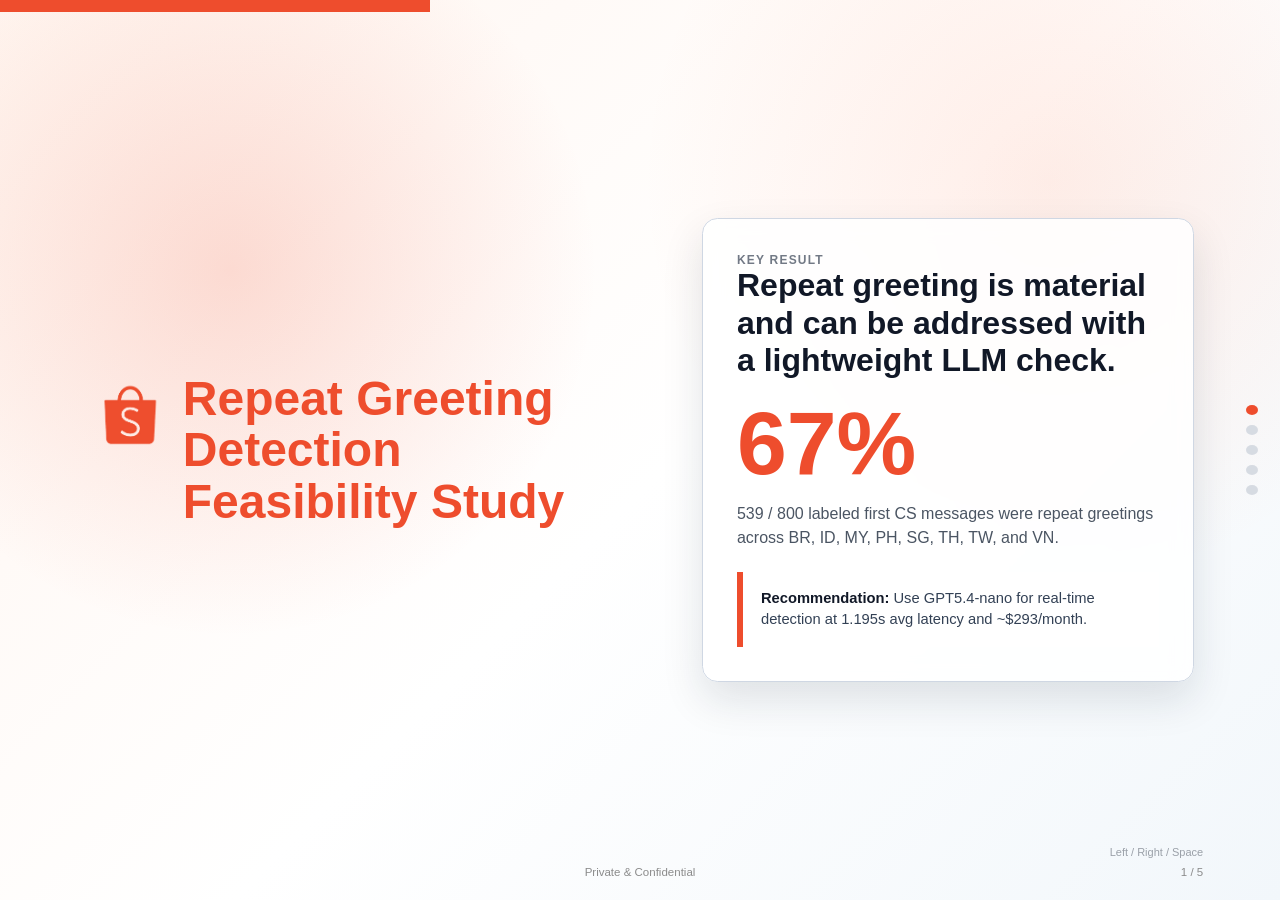
<file: repeat-greeting-detection-report.html>
<!doctype html>
<html lang="en">
<head>
<meta charset="utf-8" />
<meta name="viewport" content="width=device-width, initial-scale=1" />
<title>Repeat Greeting Detection - Final Report</title>
<style>
/* ===========================================
   VIEWPORT FITTING: MANDATORY BASE STYLES
   =========================================== */
html, body {
  height: 100%;
  overflow-x: hidden;
}

html {
  scroll-snap-type: y mandatory;
  scroll-behavior: smooth;
}

.slide {
  width: 100vw;
  height: 100vh;
  height: 100dvh;
  overflow: hidden;
  scroll-snap-align: start;
  display: flex;
  flex-direction: column;
  position: relative;
}

.slide-content {
  flex: 1;
  display: flex;
  flex-direction: column;
  justify-content: center;
  max-height: 100%;
  overflow: hidden;
  padding: var(--slide-padding);
}

:root {
  --title-size: clamp(1.5rem, 5vw, 4rem);
  --h2-size: clamp(1.25rem, 3.5vw, 2.5rem);
  --h3-size: clamp(1rem, 2.5vw, 1.75rem);
  --body-size: clamp(0.75rem, 1.5vw, 1.125rem);
  --small-size: clamp(0.65rem, 1vw, 0.875rem);
  --slide-padding: clamp(1rem, 4vw, 4rem);
  --content-gap: clamp(0.5rem, 2vw, 2rem);
  --element-gap: clamp(0.25rem, 1vw, 1rem);
}

.card, .container, .content-box {
  max-width: min(90vw, 1000px);
  max-height: min(80vh, 700px);
}

.feature-list, .bullet-list {
  gap: clamp(0.4rem, 1vh, 1rem);
}

.feature-list li, .bullet-list li {
  font-size: var(--body-size);
  line-height: 1.4;
}

.grid {
  display: grid;
  grid-template-columns: repeat(auto-fit, minmax(min(100%, 250px), 1fr));
  gap: clamp(0.5rem, 1.5vw, 1rem);
}

img, .image-container {
  max-width: 100%;
  max-height: min(50vh, 400px);
  object-fit: contain;
}

@media (max-height: 700px) {
  :root {
    --slide-padding: clamp(0.75rem, 3vw, 2rem);
    --content-gap: clamp(0.4rem, 1.5vw, 1rem);
    --title-size: clamp(1.25rem, 4.5vw, 2.5rem);
    --h2-size: clamp(1rem, 3vw, 1.75rem);
  }
}

@media (max-height: 600px) {
  :root {
    --slide-padding: clamp(0.5rem, 2.5vw, 1.5rem);
    --content-gap: clamp(0.3rem, 1vw, 0.75rem);
    --title-size: clamp(1.1rem, 4vw, 2rem);
    --body-size: clamp(0.7rem, 1.2vw, 0.95rem);
  }

  .nav-dots, .keyboard-hint, .decorative {
    display: none;
  }
}

@media (max-height: 500px) {
  :root {
    --slide-padding: clamp(0.4rem, 2vw, 1rem);
    --title-size: clamp(1rem, 3.5vw, 1.5rem);
    --h2-size: clamp(0.9rem, 2.5vw, 1.25rem);
    --body-size: clamp(0.65rem, 1vw, 0.85rem);
  }
}

@media (max-width: 600px) {
  :root { --title-size: clamp(1.25rem, 7vw, 2.5rem); }
  .grid { grid-template-columns: 1fr; }
}

@media (prefers-reduced-motion: reduce) {
  *, *::before, *::after {
    animation-duration: 0.01ms !important;
    transition-duration: 0.2s !important;
  }
  html { scroll-behavior: auto; }
}

/* ===========================================
   SHOPEE THEME TOKENS
   =========================================== */
:root {
  --shopee-orange: #ee4d2d;
  --shopee-orange-2: #ff6a39;
  --ink: #111827;
  --body: #26313d;
  --muted: #727985;
  --line: #cfd7e3;
  --line-dark: #9aa6b6;
  --navy: #0c3f67;
  --navy-2: #174c77;
  --blue-soft: #eaf3fb;
  --orange-soft: #fff1e9;
  --green-soft: #e9f6ee;
  --red-soft: #fde7e3;
  --red-text: #c7361f;
  --gray-soft: #f4f6f8;
  --green-text: #13774a;
  --canvas: #ffffff;
  --font-main: Arial, "Helvetica Neue", Helvetica, sans-serif;
  --radius: clamp(6px, 0.8vw, 10px);
  --shadow: 0 8px 22px rgba(18, 34, 50, 0.10);
  --bag-icon: url([data-uri]);
}

* { box-sizing: border-box; }

body {
  margin: 0;
  color: var(--body);
  background: var(--canvas);
  font-family: var(--font-main);
  overflow: hidden;
}

#deck {
  width: 100vw;
  height: 100vh;
  height: 100dvh;
  position: relative;
  background: #fff;
}

.slide {
  display: none;
  padding: clamp(28px, 4.2vw, 54px) clamp(38px, 6vw, 78px) clamp(34px, 4.4vw, 58px);
  background:
    linear-gradient(90deg, rgba(238, 77, 45, 0.045), transparent 18%),
    #fff;
}

.slide.active { display: flex; }

/* ===========================================
   GLOBAL FRAME
   =========================================== */
.title {
  display: flow-root;
  margin: clamp(2px, 0.6vw, 8px) 0 clamp(8px, 1.4vw, 16px);
  color: var(--shopee-orange);
  font-size: clamp(25px, 3.1vw, 38px);
  line-height: 1.12;
  font-weight: 800;
  letter-spacing: 0;
}

.title::before {
  content: "";
  float: left;
  width: clamp(34px, 4vw, 48px);
  height: clamp(34px, 4vw, 48px);
  margin-top: clamp(1px, 0.2vw, 3px);
  margin-right: clamp(10px, 1.2vw, 16px);
  background: var(--bag-icon) center / contain no-repeat;
}

.title .black { color: #0b0b0b; }

.rule {
  width: 100%;
  height: clamp(4px, 0.55vw, 6px);
  background: var(--shopee-orange);
  margin: 0 0 clamp(14px, 2.2vw, 26px);
}

.footer {
  position: absolute;
  bottom: clamp(12px, 2vw, 22px);
  left: 0;
  right: 0;
  color: #8b8b8b;
  font-size: clamp(9px, 0.9vw, 12px);
  text-align: center;
}

.page-num {
  position: absolute;
  right: clamp(38px, 6vw, 78px);
  bottom: clamp(12px, 2vw, 22px);
  color: #8b8b8b;
  font-size: clamp(9px, 0.9vw, 12px);
}

.eyebrow {
  color: var(--muted);
  font-size: clamp(9px, 1vw, 12px);
  font-weight: 800;
  letter-spacing: clamp(0.6px, 0.12vw, 1.2px);
  text-transform: uppercase;
}

.reveal {
  opacity: 0;
  transform: translateY(clamp(8px, 1.2vw, 14px));
  animation: reveal 520ms ease forwards;
}

.d1 { animation-delay: 100ms; }
.d2 { animation-delay: 190ms; }
.d3 { animation-delay: 280ms; }
.d4 { animation-delay: 370ms; }

@keyframes reveal {
  to { opacity: 1; transform: translateY(0); }
}

/* ===========================================
   REUSABLE COMPONENTS
   =========================================== */
.hero-grid {
  display: grid;
  grid-template-columns: 1.05fr 0.95fr;
  gap: clamp(20px, 3vw, 34px);
  align-items: stretch;
  min-height: 0;
}

.two-col {
  display: grid;
  grid-template-columns: 1fr 1fr;
  gap: clamp(18px, 2.6vw, 30px);
  min-height: 0;
}

.wide-grid {
  display: grid;
  grid-template-columns: 1fr 1fr;
  gap: clamp(18px, 2.6vw, 30px);
  align-items: stretch;
  min-height: 0;
}

.model-grid {
  display: grid;
  grid-template-columns: 1fr;
  gap: clamp(12px, 1.6vw, 18px);
  min-height: 0;
}

.model-table {
  font-size: clamp(10px, 1vw, 13px);
}

.model-table th {
  background: var(--shopee-orange);
}

.model-table tr.selected td {
  background: #fff7cf;
}

.model-table tr.gold td:first-child {
  font-weight: 800;
}

.explanation {
  border-left: clamp(4px, 0.5vw, 6px) solid var(--shopee-orange);
  background: #f3f4f6;
  padding: clamp(12px, 1.4vw, 16px) clamp(16px, 1.8vw, 22px);
  color: #1f2937;
  font-size: clamp(12px, 1.1vw, 14px);
  line-height: 1.45;
}

.explanation b {
  color: #111827;
}

.ops-grid {
  display: grid;
  grid-template-columns: repeat(3, minmax(0, 1fr));
  gap: clamp(14px, 1.8vw, 20px);
}

.ops-card {
  border: 1px solid var(--line);
  border-radius: var(--radius);
  background: #fff;
  padding: clamp(16px, 1.8vw, 22px);
  min-height: 0;
}

.ops-card h3 {
  margin: 0 0 clamp(8px, 1vw, 12px);
  color: var(--ink);
  font-size: clamp(16px, 1.65vw, 20px);
  line-height: 1.2;
}

.ops-card p {
  margin: 0 0 clamp(8px, 1vw, 11px);
  color: #4b5563;
  font-size: clamp(10px, 0.95vw, 12px);
  line-height: 1.42;
}

.ops-card .action {
  color: var(--shopee-orange);
  font-weight: 800;
}

.panel {
  min-width: 0;
  min-height: 0;
  border: 1px solid var(--line);
  border-radius: var(--radius);
  background: #fff;
  padding: clamp(14px, 2vw, 22px);
  box-shadow: 0 2px 0 rgba(12, 63, 103, 0.04);
}

.wide-grid > .panel,
.two-col > .panel {
  height: 100%;
}

.panel.soft { background: var(--gray-soft); }
.panel.orange { background: var(--orange-soft); border-color: #f6c7b8; }
.panel.blue { background: var(--blue-soft); border-color: #b9d4ec; }
.panel.green { background: var(--green-soft); border-color: #c7dfcf; }

.section-head {
  display: flex;
  align-items: center;
  gap: clamp(8px, 1vw, 12px);
  margin-bottom: clamp(10px, 1.5vw, 16px);
}

.section-head b {
  font-size: clamp(16px, 1.9vw, 22px);
  color: var(--ink);
  line-height: 1.1;
}

.badge {
  display: inline-flex;
  align-items: center;
  justify-content: center;
  min-width: clamp(25px, 2.8vw, 34px);
  height: clamp(25px, 2.8vw, 34px);
  padding: 0 clamp(7px, 0.8vw, 9px);
  border-radius: 999px;
  background: var(--shopee-orange);
  color: #fff;
  font-size: clamp(11px, 1.1vw, 14px);
  font-weight: 800;
}

.tag {
  display: inline-flex;
  align-items: center;
  min-height: clamp(18px, 1.8vw, 24px);
  padding: 0 clamp(7px, 0.8vw, 10px);
  border-radius: 999px;
  border: 1px solid rgba(238, 77, 45, 0.28);
  color: var(--shopee-orange);
  background: #fff;
  font-size: clamp(9px, 0.85vw, 11px);
  font-weight: 800;
  white-space: nowrap;
}

.tag.green { color: #13774a; border-color: #b8dfc7; background: #f4fbf6; }
.tag.gray { color: #59616d; border-color: #d4dae2; background: #fff; }

.metric-grid {
  display: grid;
  grid-template-columns: repeat(4, minmax(0, 1fr));
  gap: clamp(9px, 1.3vw, 14px);
}

.metric {
  border: 1px solid rgba(238, 77, 45, 0.24);
  border-radius: var(--radius);
  background: #fff8f4;
  padding: clamp(10px, 1.3vw, 15px);
}

.metric b {
  display: block;
  color: var(--shopee-orange);
  font-size: clamp(25px, 3.4vw, 43px);
  line-height: 1;
  margin-bottom: clamp(4px, 0.8vw, 8px);
  font-weight: 800;
}

.metric span {
  color: #3c4652;
  font-size: clamp(10px, 1vw, 13px);
  line-height: 1.35;
}

.callout {
  border-left: clamp(4px, 0.5vw, 6px) solid var(--shopee-orange);
  background: #fff;
  padding: clamp(10px, 1.3vw, 16px) clamp(12px, 1.5vw, 18px);
  color: #334155;
  font-size: clamp(12px, 1.15vw, 15px);
  line-height: 1.45;
}

.callout strong { color: var(--ink); }

table {
  width: 100%;
  border-collapse: collapse;
  font-size: clamp(9px, 0.92vw, 12px);
  line-height: 1.35;
}

th {
  color: #fff;
  background: var(--shopee-orange);
  padding: clamp(7px, 0.85vw, 10px) clamp(7px, 0.9vw, 11px);
  text-align: left;
  font-weight: 800;
  border: 1px solid rgba(255, 255, 255, 0.35);
}

td {
  padding: clamp(6px, 0.72vw, 8px) clamp(7px, 0.85vw, 10px);
  border: 1px solid var(--line);
  background: #fff;
  vertical-align: middle;
}

td.num, th.num {
  text-align: right;
  font-variant-numeric: tabular-nums;
}

tr.selected td {
  background: #fff3cc;
  font-weight: 800;
}

tr.total td {
  background: #fff8e7;
  border-top: 2px solid var(--shopee-orange);
  font-weight: 800;
}

td.latency-pass {
  color: var(--green-text);
  background: #edf8f0;
  font-weight: 800;
}

td.latency-fail {
  color: var(--red-text);
  background: #fff0ed;
  font-weight: 800;
}

.bar-list {
  display: grid;
  gap: clamp(6px, 0.85vw, 10px);
}

.bar-row {
  display: grid;
  grid-template-columns: clamp(28px, 3vw, 38px) 1fr clamp(42px, 4.6vw, 60px);
  gap: clamp(8px, 1vw, 10px);
  align-items: center;
  font-size: clamp(10px, 1vw, 13px);
  padding: clamp(4px, 0.7vw, 8px) 0;
}

.bar-track {
  height: clamp(13px, 1.5vw, 18px);
  border-radius: 999px;
  background: #edf1f5;
  overflow: hidden;
}

.bar-fill {
  height: 100%;
  border-radius: inherit;
  background: var(--shopee-orange);
}

.bar-fill.blue { background: var(--navy-2); }
.bar-value {
  color: var(--ink);
  font-weight: 800;
  text-align: right;
  font-variant-numeric: tabular-nums;
}

.flow {
  display: grid;
  grid-template-columns: repeat(5, minmax(0, 1fr));
  gap: clamp(8px, 1.1vw, 12px);
  align-items: stretch;
}

.flow-card {
  position: relative;
  border: 1px solid var(--line);
  border-radius: var(--radius);
  background: #fff;
  padding: clamp(12px, 1.5vw, 18px);
  min-height: clamp(108px, 15vh, 138px);
}

.flow-card::after {
  content: "";
  position: absolute;
  top: 50%;
  right: calc(-1 * clamp(12px, 1.3vw, 16px));
  width: clamp(14px, 1.4vw, 18px);
  height: 2px;
  background: var(--line-dark);
}

.flow-card:last-child::after { display: none; }

.flow-card h4 {
  margin: 0 0 clamp(5px, 0.8vw, 8px);
  color: var(--ink);
  font-size: clamp(13px, 1.35vw, 17px);
  line-height: 1.2;
}

.flow-card p {
  margin: 0;
  color: #4b5563;
  font-size: clamp(10px, 0.95vw, 12px);
  line-height: 1.4;
}

.flow-card.active {
  background: var(--orange-soft);
  border-color: #f5b8a7;
  box-shadow: var(--shadow);
}

.decision-strip {
  display: grid;
  grid-template-columns: repeat(3, minmax(0, 1fr));
  gap: clamp(12px, 1.8vw, 18px);
}

.decision {
  border-radius: var(--radius);
  border: 1px solid var(--line);
  background: #fff;
  padding: clamp(14px, 1.8vw, 20px);
  min-height: clamp(84px, 11.5vh, 122px);
}

.decision h3 {
  margin: 0 0 clamp(6px, 0.9vw, 10px);
  color: var(--ink);
  font-size: clamp(15px, 1.6vw, 20px);
  line-height: 1.18;
}

.decision p {
  margin: 0;
  color: #4b5563;
  font-size: clamp(11px, 1vw, 13px);
  line-height: 1.45;
}

.step-list {
  display: grid;
  grid-template-columns: 1fr 1fr;
  gap: clamp(12px, 1.8vw, 18px);
}

.step {
  display: grid;
  grid-template-columns: clamp(32px, 3.5vw, 44px) 1fr;
  gap: clamp(10px, 1.2vw, 14px);
  align-items: start;
  border: 1px solid var(--line);
  border-radius: var(--radius);
  background: #fff;
  padding: clamp(14px, 1.7vw, 20px);
}

.step h3 {
  margin: 0 0 clamp(4px, 0.7vw, 7px);
  color: var(--ink);
  font-size: clamp(15px, 1.6vw, 20px);
  line-height: 1.2;
}

.step p {
  margin: 0;
  color: #4b5563;
  font-size: clamp(11px, 1.05vw, 13px);
  line-height: 1.45;
}

.source-note {
  color: var(--muted);
  font-size: clamp(9px, 0.9vw, 11px);
  line-height: 1.35;
}

/* ===========================================
   COVER
   =========================================== */
.cover {
  padding: 0;
  background:
    radial-gradient(circle at 18% 30%, rgba(238, 77, 45, 0.18), transparent 30%),
    radial-gradient(circle at 82% 20%, rgba(255, 106, 57, 0.12), transparent 32%),
    linear-gradient(135deg, #fff5ef 0%, #ffffff 52%, #f2f7fb 100%);
}

.cover .cover-rule {
  position: absolute;
  left: 0;
  top: 0;
  width: clamp(260px, 35vw, 430px);
  height: clamp(8px, 0.9vw, 12px);
  background: var(--shopee-orange);
}

.cover-layout {
  height: 100%;
  display: grid;
  grid-template-columns: 1.08fr 0.92fr;
  gap: clamp(20px, 3vw, 42px);
  align-items: center;
  padding: clamp(42px, 7vw, 88px) clamp(42px, 7vw, 86px);
}

.cover h1 {
  display: grid;
  grid-template-columns: clamp(52px, 6vw, 78px) minmax(0, 1fr);
  gap: clamp(14px, 1.6vw, 20px);
  align-items: start;
  margin: 0;
  color: var(--shopee-orange);
  font-size: clamp(32px, 3.8vw, 48px);
  line-height: 1.07;
  font-weight: 800;
}

.cover h1::before {
  content: "";
  width: clamp(52px, 6vw, 78px);
  height: clamp(52px, 6vw, 78px);
  background: var(--bag-icon) center / contain no-repeat;
  margin-top: clamp(4px, 0.6vw, 8px);
}

.cover .subtitle { display: none; }

.cover-card {
  border-radius: clamp(10px, 1.2vw, 16px);
  background: rgba(255, 255, 255, 0.86);
  border: 1px solid var(--line);
  box-shadow: 0 18px 42px rgba(18, 34, 50, 0.12);
  backdrop-filter: blur(10px);
  padding: clamp(22px, 3vw, 34px);
}

.cover-card h2 {
  margin: 0 0 clamp(14px, 2vw, 22px);
  color: var(--ink);
  font-size: clamp(20px, 2.5vw, 34px);
  line-height: 1.16;
}

.cover-card .big {
  color: var(--shopee-orange);
  font-size: clamp(56px, 7vw, 92px);
  line-height: 0.95;
  font-weight: 800;
}

.cover-card p {
  margin: clamp(10px, 1.4vw, 16px) 0 0;
  color: #4b5563;
  font-size: clamp(13px, 1.25vw, 16px);
  line-height: 1.5;
}

/* ===========================================
   NAVIGATION
   =========================================== */
.nav {
  position: fixed;
  right: clamp(14px, 1.8vw, 22px);
  top: 50%;
  transform: translateY(-50%);
  display: grid;
  gap: clamp(7px, 1vw, 10px);
  z-index: 20;
}

.dot {
  width: clamp(8px, 1vw, 10px);
  height: clamp(8px, 1vw, 10px);
  border: 0;
  border-radius: 50%;
  background: #d6dbe2;
  cursor: pointer;
}

.dot.active { background: var(--shopee-orange); }

.hint {
  position: fixed;
  right: clamp(38px, 6vw, 78px);
  bottom: clamp(31px, 4vw, 42px);
  color: #9aa0a8;
  font-size: clamp(9px, 0.9vw, 11px);
  z-index: 20;
}

@media print {
  body { overflow: visible; }
  .slide {
    display: flex;
    position: relative;
    page-break-after: always;
    width: 960px;
    height: 540px;
  }
  .nav, .hint { display: none; }
}
</style>
</head>
<body>
<main id="deck">

<!-- COVER / KEY RESULTS -->
<section class="slide cover active" data-title="Key Results">
  <div class="cover-rule"></div>
  <div class="cover-layout">
    <div>
      <h1 class="reveal d1">Repeat Greeting Detection<br>Feasibility Study</h1>
    </div>
    <div class="cover-card reveal d3">
      <div class="eyebrow">Key result</div>
      <h2>Repeat greeting is material and can be addressed with a lightweight LLM check.</h2>
      <div class="big">67%</div>
      <p>539 / 800 labeled first CS messages were repeat greetings across BR, ID, MY, PH, SG, TH, TW, and VN.</p>
      <div class="callout" style="margin-top:clamp(16px,2vw,22px);">
        <strong>Recommendation:</strong> Use GPT5.4-nano for real-time detection at 1.195s avg latency and ~$293/month.
      </div>
    </div>
  </div>
  <div class="footer">Private &amp; Confidential</div>
  <div class="page-num">1 / 5</div>
</section>

<!-- PROBLEM AND SOLUTION FLOW -->
<section class="slide" data-title="Detection Flow">
  <h2 class="title reveal">Repeat Greeting Prevention <span class="black">| Detect only the first agent message and block repeated openings with override</span></h2>
  <div class="rule reveal d1"></div>

  <div class="two-col reveal d2">
    <div class="panel orange">
      <div class="section-head"><span class="badge">1</span><b>Current issue</b></div>
      <div class="decision-strip" style="grid-template-columns:1fr; gap:clamp(10px,1.4vw,14px);">
        <div class="decision">
          <h3>Repeated greeting exposure</h3>
          <p>Auto Greeting has already greeted the user, but agents may still send a similar opening message in a short time.</p>
        </div>
        <div class="decision">
          <h3>Robotic first contact</h3>
          <p>Generic greetings such as "Hi, how can I help?" do not move the conversation toward issue handling.</p>
        </div>
        <div class="decision">
          <h3>Need conservative blocking</h3>
          <p>The detector should avoid blocking useful first replies that include greeting plus issue handling.</p>
        </div>
      </div>
    </div>

    <div class="panel blue">
      <div class="section-head"><span class="badge">2</span><b>New detection design</b></div>
      <div class="flow" style="grid-template-columns:repeat(3,minmax(0,1fr));">
        <div class="flow-card">
          <h4>Composer hint</h4>
          <p>Agent sees a non-blocking reminder after Auto Greeting starts.</p>
        </div>
        <div class="flow-card active">
          <h4>LLM3 check</h4>
          <p>Run detection only on the first human CS text before sending.</p>
        </div>
        <div class="flow-card">
          <h4>P2 block</h4>
          <p>If repeat greeting is detected, show reminder with Still Sending.</p>
        </div>
      </div>
      <div class="callout" style="margin-top:clamp(14px,1.8vw,20px);">
        <strong>Guardrails:</strong> 2.5s timeout, fail-open on timeout/failure/invalid result, and region-level feature switch for rollout and rollback.
      </div>
    </div>
  </div>

  <div class="footer">Private &amp; Confidential</div>
  <div class="page-num">2 / 5</div>
</section>

<!-- MODEL SELECTION -->
<section class="slide" data-title="Model Selection">
  <h2 class="title reveal">Model Selection <span class="black">| GPT5.4-nano is the practical fit for real-time blocking</span></h2>
  <div class="rule reveal d1"></div>

  <div class="metric-grid reveal d2">
    <div class="metric"><b>1.195s</b><span>Avg latency; below the &lt;1.5s product target.</span></div>
    <div class="metric"><b>94.95%</b><span>Precision; low false-positive risk for blocking.</span></div>
    <div class="metric"><b>80.43%</b><span>F1 score; usable balance for P2 advisory block.</span></div>
    <div class="metric"><b>$0.0492</b><span>Cost per 1k calls; cost efficient vs. gold model.</span></div>
  </div>

  <div class="model-grid reveal d3" style="margin-top:clamp(14px,2vw,22px);">
    <div class="panel">
      <table class="model-table">
        <thead>
          <tr>
            <th>Model</th>
            <th class="num">Avg</th>
            <th class="num">P90</th>
            <th class="num">Accuracy</th>
            <th class="num">Precision</th>
            <th class="num">Recall</th>
            <th class="num">F1</th>
            <th class="num">Cost / 1k</th>
          </tr>
        </thead>
        <tbody>
          <tr class="gold"><td>Claude Sonnet 4.6 (Gold)</td><td class="num latency-fail">1.511s</td><td class="num latency-fail">2.940s</td><td class="num">100%</td><td class="num">100%</td><td class="num">100%</td><td class="num">100%</td><td class="num">$1.2375</td></tr>
          <tr class="selected"><td>GPT5.4-nano <span class="tag">Selected</span></td><td class="num latency-pass">1.195s</td><td class="num latency-pass">1.420s</td><td class="num">77.13%</td><td class="num">94.95%</td><td class="num">69.76%</td><td class="num">80.43%</td><td class="num">$0.0492</td></tr>
          <tr><td>GPT5-nano</td><td class="num latency-pass">1.084s</td><td class="num latency-pass">1.420s</td><td class="num">35.50%</td><td class="num">100%</td><td class="num">4.27%</td><td class="num">8.19%</td><td class="num">$0.0150</td></tr>
          <tr><td>GPT5-mini</td><td class="num latency-fail">2.199s</td><td class="num latency-fail">3.010s</td><td class="num">90.75%</td><td class="num">97.35%</td><td class="num">88.68%</td><td class="num">92.82%</td><td class="num">$0.1840</td></tr>
          <tr><td>GPT4.1-nano</td><td class="num latency-fail">2.051s</td><td class="num latency-fail">3.770s</td><td class="num">73.25%</td><td class="num">97.65%</td><td class="num">61.78%</td><td class="num">75.68%</td><td class="num">$0.0226</td></tr>
        </tbody>
      </table>
    </div>
    <div class="explanation">
      <b>Model selection:</b> GPT5.4-nano is selected because it meets the &lt;1.5s latency target while keeping usable quality (94.95% precision, 80.43% F1) and low cost ($0.0492 / 1k calls). GPT5-nano also meets latency, but recall is only 4.27%, so it cannot reliably detect repeat greetings. GPT5-mini and GPT4.1-nano have better quality signals in some dimensions but exceed the latency target.
    </div>
  </div>

  <div class="footer">Private &amp; Confidential</div>
  <div class="page-num">3 / 5</div>
</section>

<!-- MARKET AND COST -->
<section class="slide" data-title="Market and Cost">
  <h2 class="title reveal">Rollout Budget <span class="black">| ID drives 46% of cost; full 8-market deployment estimated at ~$293/month</span></h2>
  <div class="rule reveal d1"></div>

  <div class="wide-grid reveal d2">
    <div class="panel">
      <div class="section-head"><span class="badge">$</span><b>Cost estimate</b></div>
      <table>
        <thead>
          <tr><th>Region</th><th class="num">Daily Calls</th><th class="num">Daily Cost</th><th class="num">Monthly Cost</th><th class="num">% of Total</th></tr>
        </thead>
        <tbody>
          <tr><td>ID</td><td class="num">90,789</td><td class="num">$4.47</td><td class="num">$134.00</td><td class="num">45.7%</td></tr>
          <tr><td>BR</td><td class="num">34,969</td><td class="num">$1.72</td><td class="num">$51.61</td><td class="num">17.6%</td></tr>
          <tr><td>VN</td><td class="num">24,950</td><td class="num">$1.23</td><td class="num">$36.83</td><td class="num">12.5%</td></tr>
          <tr><td>PH</td><td class="num">18,660</td><td class="num">$0.92</td><td class="num">$27.54</td><td class="num">9.4%</td></tr>
          <tr><td>MY</td><td class="num">12,182</td><td class="num">$0.60</td><td class="num">$17.98</td><td class="num">6.1%</td></tr>
          <tr><td>TH</td><td class="num">8,844</td><td class="num">$0.44</td><td class="num">$13.05</td><td class="num">4.4%</td></tr>
          <tr><td>TW</td><td class="num">5,667</td><td class="num">$0.28</td><td class="num">$8.36</td><td class="num">2.9%</td></tr>
          <tr><td>SG</td><td class="num">2,760</td><td class="num">$0.14</td><td class="num">$4.07</td><td class="num">1.4%</td></tr>
          <tr class="total"><td>Total</td><td class="num">198,821</td><td class="num">$9.78</td><td class="num">$293.46</td><td class="num">100%</td></tr>
        </tbody>
      </table>
    </div>
    <div class="panel soft">
      <div class="section-head"><b>Model & QPS</b></div>
      <table>
        <thead><tr><th>Parameter</th><th>Value</th></tr></thead>
        <tbody>
          <tr><td>Model</td><td>GPT5.4-nano</td></tr>
          <tr><td>Unit price</td><td>$0.0492 / 1k calls</td></tr>
          <tr><td>QPS required</td><td>8.23</td></tr>
          <tr><td>Timeout</td><td>2.5s end-to-end, fail-open</td></tr>
          <tr><td>Trigger</td><td>Every first CS text message after Auto Greeting</td></tr>
          <tr><td>PRD</td><td><a href="https://confluence.shopee.io/pages/viewpage.action?pageId=3195602631" style="color:var(--shopee-orange);">Confluence</a></td></tr>
        </tbody>
      </table>
      <div class="explanation" style="margin-top:12px;">
        Cost is strictly proportional to chat session volume — each session triggers one detection call on the agent's first message. No batching or caching overhead.
      </div>
    </div>
  </div>

  <div class="footer">Private &amp; Confidential</div>
  <div class="page-num">4 / 5</div>
</section>

<!-- CURRENT STATUS & RECOMMENDATIONS -->
<section class="slide" data-title="Status and Recommendations">
  <h2 class="title reveal">Current Status &amp; Recommendations <span class="black">| 67% repeat greeting rate — three operational levers to reduce it</span></h2>
  <div class="rule reveal d1"></div>

  <div class="two-col reveal d2">
    <div class="panel">
      <div class="section-head"><b>Repeat Greeting Rate by Region</b><span style="font-size:clamp(10px,0.9vw,12px); color:var(--muted); margin-left:8px;">800 labeled samples / 8 markets</span></div>
      <div class="bar-row"><span>SG</span><div class="bar-track"><div class="bar-fill" style="width:99%"></div></div><div class="bar-value">99%</div></div>
      <div class="bar-row"><span>VN</span><div class="bar-track"><div class="bar-fill" style="width:99%"></div></div><div class="bar-value">99%</div></div>
      <div class="bar-row"><span>MY</span><div class="bar-track"><div class="bar-fill" style="width:86%"></div></div><div class="bar-value">86%</div></div>
      <div class="bar-row"><span>TH</span><div class="bar-track"><div class="bar-fill" style="width:78%"></div></div><div class="bar-value">78%</div></div>
      <div class="bar-row"><span>ID</span><div class="bar-track"><div class="bar-fill" style="width:68%"></div></div><div class="bar-value">68%</div></div>
      <div class="bar-row"><span>BR</span><div class="bar-track"><div class="bar-fill" style="width:64%"></div></div><div class="bar-value">64%</div></div>
      <div class="bar-row"><span>TW</span><div class="bar-track"><div class="bar-fill" style="width:24%"></div></div><div class="bar-value">24%</div></div>
      <div class="bar-row"><span>PH</span><div class="bar-track"><div class="bar-fill" style="width:21%"></div></div><div class="bar-value">21%</div></div>
      <div class="bar-row" style="margin-top:clamp(8px,1.2vw,14px); border-top:1px solid var(--line); padding-top:clamp(8px,1.2vw,14px);">
        <span style="font-weight:800; color:var(--shopee-orange);">All</span>
        <div class="bar-track"><div class="bar-fill" style="width:67%; background:var(--navy-2);"></div></div>
        <div class="bar-value" style="color:var(--navy-2);">67%</div>
      </div>
    </div>
    <div>
      <div class="ops-card" style="margin-bottom:clamp(10px,1.4vw,16px);">
        <div class="section-head"><span class="badge">1</span><b>SLA Baseline</b></div>
        <p style="font-size:clamp(10px,0.9vw,12px); color:var(--muted); margin:0 0 4px;">SLA starts from session entry, not user's first message — Auto Greeting time distorts response metrics.</p>
        <p class="action" style="font-size:clamp(10px,0.9vw,12px);">→ Switch SLA baseline to <code>customer_first_msg_time</code>.</p>
      </div>
      <div class="ops-card" style="margin-bottom:clamp(10px,1.4vw,16px);">
        <div class="section-head"><span class="badge">2</span><b>CS Training & QA</b></div>
        <p style="font-size:clamp(10px,0.9vw,12px); color:var(--muted); margin:0 0 4px;">67% of first CS messages are repeat greetings — agents habitually send generic "hi" after Auto Greeting.</p>
        <p class="action" style="font-size:clamp(10px,0.9vw,12px);">→ Train agents to address user issue directly; add Repeat Greeting to QA scorecard.</p>
      </div>
      <div class="ops-card">
        <div class="section-head"><span class="badge">3</span><b>Quick Text Redesign</b></div>
        <p style="font-size:clamp(10px,0.9vw,12px); color:var(--muted); margin:0 0 4px;">QT templates are greeting-oriented — overlap with Auto Greeting triggers detection blocks.</p>
        <p class="action" style="font-size:clamp(10px,0.9vw,12px);">→ Redesign QT from greeting-type to issue-confirmation-type; explore AA-QT linkage.</p>
      </div>
    </div>
  </div>

  <div class="footer">Private &amp; Confidential</div>
  <div class="page-num">5 / 5</div>
</section>

</main>

<div class="nav" aria-label="Slide navigation"></div>
<div class="hint">Left / Right / Space</div>

<script>
const slides = Array.from(document.querySelectorAll(".slide"));
const nav = document.querySelector(".nav");
let index = 0;

slides.forEach((slide, i) => {
  const button = document.createElement("button");
  button.className = "dot" + (i === 0 ? " active" : "");
  button.type = "button";
  button.setAttribute("aria-label", `Go to slide ${i + 1}: ${slide.dataset.title}`);
  button.addEventListener("click", () => show(i));
  nav.appendChild(button);
});

const dots = Array.from(document.querySelectorAll(".dot"));

function show(next) {
  index = Math.max(0, Math.min(slides.length - 1, next));
  slides.forEach((slide, i) => {
    slide.classList.toggle("active", i === index);
    if (i === index) {
      slide.querySelectorAll(".reveal").forEach((node) => {
        node.style.animation = "none";
        node.offsetHeight;
        node.style.animation = "";
      });
    }
  });
  dots.forEach((dot, i) => dot.classList.toggle("active", i === index));
  location.hash = `slide-${index + 1}`;
}

window.addEventListener("keydown", (event) => {
  if (["ArrowRight", "ArrowDown", " "].includes(event.key)) show(index + 1);
  if (["ArrowLeft", "ArrowUp"].includes(event.key)) show(index - 1);
  if (event.key === "Home") show(0);
  if (event.key === "End") show(slides.length - 1);
});

window.addEventListener("hashchange", () => {
  const hashMatch = location.hash.match(/slide-(\d+)/);
  if (hashMatch) show(Number(hashMatch[1]) - 1);
});

const match = location.hash.match(/slide-(\d+)/);
if (match) show(Number(match[1]) - 1);
</script>
</body>
</html>
</file>
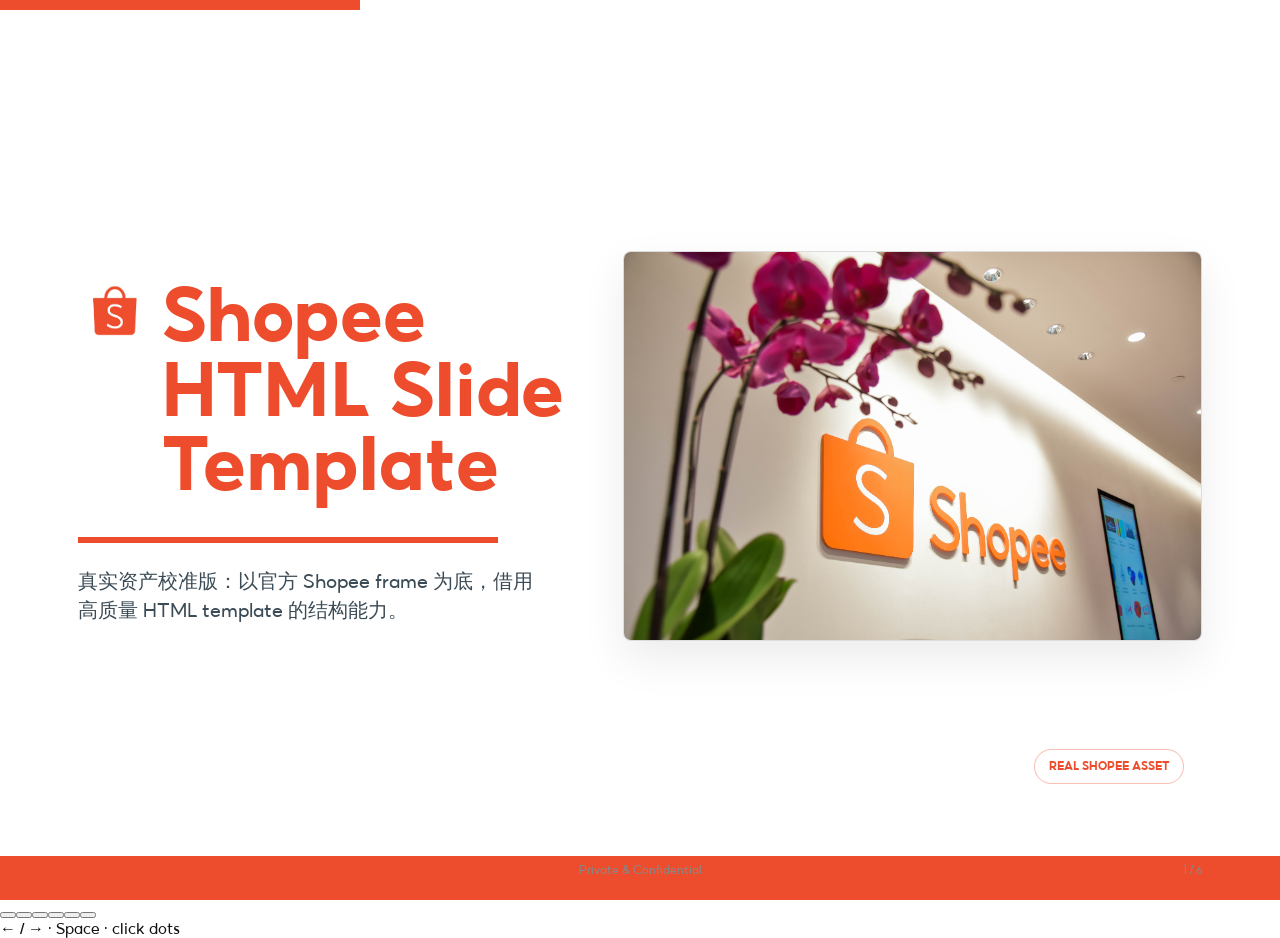
<file: shopee-html-template-real-assets.html>
<!doctype html>
<html lang="zh-CN">
<head>
  <meta charset="utf-8" />
  <meta name="viewport" content="width=device-width, initial-scale=1" />
  <title>Shopee HTML Slide Template - Real Assets</title>
  <style>
    @font-face {
      font-family: "ShopeeFont";
      src: url("assets/shopee-design/typography/ShopeeFont/OpenType-TT/ShopeeFont-Regular.ttf") format("truetype");
      font-weight: 400;
    }

    @font-face {
      font-family: "ShopeeFont";
      src: url("assets/shopee-design/typography/ShopeeFont/OpenType-TT/ShopeeFont-Bold.ttf") format("truetype");
      font-weight: 800;
    }

    :root {
      --orange: #ee4d2d;
      --orange-2: #ff6600;
      --ink: #111111;
      --muted: #6f6f6f;
      --line: rgba(238, 77, 45, 0.38);
      --soft: #fff5f1;
      --soft-2: #f8f8f8;
      --green: #2c7a5f;
      --blue: #245a8d;
      --font: "ShopeeFont", Arial, "Noto Sans SC", sans-serif;
      --shadow: 0 18px 44px rgba(17, 17, 17, 0.08);
      --radius: 8px;
    }

    * {
      box-sizing: border-box;
    }

    body {
      margin: 0;
      color: var(--ink);
      background: #ffffff;
      font-family: var(--font);
      letter-spacing: 0;
      overflow: hidden;
    }

    #deck {
      width: 100vw;
      height: 100vh;
      position: relative;
      background: #ffffff;
    }

    .slide {
      width: 100vw;
      height: 100vh;
      display: none;
      position: absolute;
      inset: 0;
      padding: 46px 78px 42px;
      background: #ffffff;
      overflow: hidden;
    }

    .slide.active {
      display: block;
    }

    .bag-mark {
      display: block;
      width: 30px;
      height: 30px;
      background: url("assets/shopee-design/logo/shopee-bag-mark.png") center / contain no-repeat;
      border-radius: 6px;
    }

    .title {
      align-items: start;
      display: grid;
      grid-template-columns: 44px minmax(0, 1fr);
      column-gap: 14px;
      margin: 42px 0 18px;
      max-width: 1120px;
      color: var(--orange);
      font-size: 38px;
      line-height: 1.16;
      font-weight: 800;
    }

    .title::before {
      content: "";
      width: 42px;
      height: 42px;
      margin-top: 1px;
      background: url("assets/shopee-design/logo/shopee-bag-mark.png") center / contain no-repeat;
      border-radius: 8px;
    }

    .rule {
      width: 100%;
      height: 4px;
      background: var(--orange);
      margin-bottom: 24px;
    }

    .footer {
      position: absolute;
      bottom: 22px;
      left: 0;
      right: 0;
      color: #888888;
      font-size: 12px;
      text-align: center;
    }

    .page-num {
      position: absolute;
      right: 78px;
      bottom: 22px;
      color: #888888;
      font-size: 12px;
    }

    .cover {
      padding: 0;
    }

    .cover .topbar {
      position: absolute;
      top: 0;
      left: 0;
      width: 360px;
      height: 10px;
      background: var(--orange);
    }

    .cover-layout {
      height: 100%;
      display: grid;
      grid-template-columns: 46% 54%;
      align-items: stretch;
    }

    .cover-copy {
      padding: 74px 0 70px 78px;
      display: flex;
      flex-direction: column;
      justify-content: center;
      min-width: 0;
    }

    .cover h1 {
      align-items: start;
      column-gap: 16px;
      display: grid;
      grid-template-columns: 68px minmax(0, 1fr);
      margin: 0;
      max-width: 680px;
      color: var(--orange);
      font-size: 76px;
      line-height: 0.98;
      font-weight: 800;
    }

    .cover h1::before {
      content: "";
      width: 64px;
      height: 64px;
      margin-top: 3px;
      background: url("assets/shopee-design/logo/shopee-bag-mark.png") center / contain no-repeat;
      border-radius: 10px;
    }

    .cover .cover-rule {
      width: 420px;
      height: 6px;
      margin: 34px 0 24px;
      background: var(--orange);
    }

    .cover .meta {
      max-width: 470px;
      color: #3b4b55;
      font-size: 20px;
      line-height: 1.45;
    }

    .cover-visual {
      position: relative;
      display: grid;
      align-content: center;
      padding: 84px 78px 92px 34px;
    }

    .office-photo {
      height: 390px;
      overflow: hidden;
      border: 1px solid rgba(17, 17, 17, 0.12);
      border-radius: var(--radius);
      box-shadow: var(--shadow);
      background: var(--soft-2);
    }

    .office-photo img {
      width: 100%;
      height: 100%;
      object-fit: cover;
      object-position: 49% 52%;
      display: block;
    }

    .cover-band {
      position: absolute;
      left: 0;
      right: 0;
      bottom: 0;
      height: 44px;
      background: var(--orange);
    }

    .caption-pill {
      position: absolute;
      right: 96px;
      bottom: 116px;
      padding: 9px 14px;
      border: 1px solid rgba(238, 77, 45, 0.35);
      border-radius: 999px;
      color: var(--orange);
      background: rgba(255, 255, 255, 0.88);
      font-size: 12px;
      font-weight: 800;
      text-transform: uppercase;
    }

    .grid-2 {
      display: grid;
      grid-template-columns: 0.94fr 1.06fr;
      gap: 28px;
      height: calc(100vh - 285px);
      min-height: 0;
    }

    .grid-3 {
      display: grid;
      grid-template-columns: repeat(3, minmax(0, 1fr));
      gap: 18px;
    }

    .panel {
      border: 1px solid rgba(17, 17, 17, 0.14);
      border-radius: var(--radius);
      background: #ffffff;
      box-shadow: 0 10px 28px rgba(17, 17, 17, 0.04);
      padding: 22px;
      min-width: 0;
    }

    .panel.soft {
      background: var(--soft);
      border-color: rgba(238, 77, 45, 0.22);
    }

    .panel h3,
    .tile h3 {
      margin: 0 0 10px;
      font-size: 21px;
      line-height: 1.25;
      font-weight: 800;
    }

    .eyebrow {
      margin-bottom: 8px;
      color: var(--orange);
      font-size: 12px;
      font-weight: 800;
      text-transform: uppercase;
    }

    p {
      margin: 0;
      color: #33414a;
      font-size: 15px;
      line-height: 1.58;
    }

    .template-shots {
      display: grid;
      grid-template-columns: 1fr 1fr;
      gap: 12px;
    }

    .shot {
      overflow: hidden;
      border: 1px solid rgba(17, 17, 17, 0.12);
      border-radius: 6px;
      background: #fff;
    }

    .shot.wide {
      grid-column: 1 / -1;
    }

    .shot img {
      width: 100%;
      height: 104px;
      object-fit: cover;
      object-position: top left;
      display: block;
    }

    .shot.wide img {
      height: 134px;
    }

    .asset-grid {
      display: grid;
      grid-template-columns: repeat(2, minmax(0, 1fr));
      gap: 14px;
    }

    .asset {
      min-height: 94px;
      border: 1px solid rgba(238, 77, 45, 0.22);
      border-radius: var(--radius);
      background: #ffffff;
      padding: 14px;
      display: grid;
      align-content: start;
      gap: 7px;
    }

    .asset img {
      width: 34px;
      height: 34px;
      object-fit: contain;
      display: block;
    }

    .asset .bag-mark {
      width: 36px;
      height: 36px;
      background-size: contain;
    }

    .asset strong {
      display: block;
      font-size: 15px;
    }

    .asset span {
      color: var(--muted);
      font-size: 12px;
      line-height: 1.35;
    }

    .tile {
      border: 1px solid rgba(17, 17, 17, 0.14);
      border-radius: var(--radius);
      background: #ffffff;
      padding: 22px;
      min-height: 176px;
      display: grid;
      align-content: start;
      gap: 10px;
    }

    .tile img.icon {
      width: 42px;
      height: 42px;
      object-fit: contain;
    }

    .metric-row {
      display: grid;
      grid-template-columns: repeat(4, minmax(0, 1fr));
      gap: 14px;
      margin-top: 20px;
    }

    .metric {
      border: 1px solid rgba(238, 77, 45, 0.22);
      border-radius: var(--radius);
      background: var(--soft);
      padding: 18px;
    }

    .metric b {
      display: block;
      color: var(--orange);
      font-size: 38px;
      line-height: 1;
    }

    .metric span {
      color: #33414a;
      font-size: 13px;
      line-height: 1.35;
    }

    .kv-wrap {
      display: grid;
      grid-template-columns: 1.18fr 0.82fr;
      gap: 24px;
      align-items: stretch;
      height: calc(100vh - 270px);
    }

    .kv-img {
      overflow: hidden;
      border-radius: var(--radius);
      border: 1px solid rgba(17, 17, 17, 0.12);
      background: #ff6c20;
      box-shadow: var(--shadow);
    }

    .kv-img img {
      width: 100%;
      height: 100%;
      object-fit: cover;
      display: block;
    }

    .do-dont {
      display: grid;
      gap: 14px;
      align-content: start;
    }

    .rule-card {
      border: 1px solid rgba(17, 17, 17, 0.14);
      border-left: 6px solid var(--orange);
      border-radius: var(--radius);
      background: #ffffff;
      padding: 18px 20px;
    }

    .rule-card.good {
      border-left-color: var(--green);
    }

    .rule-card h3 {
      margin: 0 0 8px;
      font-size: 18px;
    }

    .flow {
      display: grid;
      grid-template-columns: repeat(5, minmax(0, 1fr));
      gap: 14px;
      align-items: stretch;
      margin-top: 12px;
    }

    .flow-step {
      position: relative;
      min-height: 250px;
      border: 1px solid rgba(17, 17, 17, 0.14);
      border-radius: var(--radius);
      padding: 20px 16px;
      background: #ffffff;
    }

    .flow-step:not(:last-child)::after {
      content: "";
      position: absolute;
      right: -11px;
      top: 50%;
      width: 18px;
      height: 2px;
      background: var(--orange);
      transform: translateY(-50%);
      z-index: 2;
    }

    .flow-step img {
      width: 46px;
      height: 46px;
      object-fit: contain;
      display: block;
      margin-bottom: 16px;
    }

    .flow-step strong {
      display: block;
      margin-bottom: 8px;
      color: var(--ink);
      font-size: 17px;
    }

    .flow-step span {
      color: #46555d;
      font-size: 13px;
      line-height: 1.45;
    }

    .illustration-strip {
      margin-top: 24px;
      display: grid;
      grid-template-columns: 1.1fr 0.9fr;
      gap: 18px;
      align-items: center;
    }

    .illustration-strip .image-box {
      height: 162px;
      border-radius: var(--radius);
      border: 1px solid rgba(238, 77, 45, 0.2);
      background: var(--soft);
      display: flex;
      align-items: center;
      justify-content: center;
      overflow: hidden;
    }

    .illustration-strip img {
      max-width: 78%;
      max-height: 92%;
      object-fit: contain;
    }

    table {
      width: 100%;
      border-collapse: collapse;
      font-size: 14px;
      line-height: 1.45;
    }

    th {
      color: #ffffff;
      background: var(--orange);
      text-align: left;
      padding: 13px 14px;
      font-size: 13px;
    }

    td {
      border-bottom: 1px solid rgba(17, 17, 17, 0.11);
      padding: 14px;
      vertical-align: top;
    }

    td:first-child {
      font-weight: 800;
    }

    .tag {
      display: inline-flex;
      align-items: center;
      height: 24px;
      padding: 0 10px;
      border: 1px solid rgba(238, 77, 45, 0.3);
      border-radius: 999px;
      color: var(--orange);
      background: #ffffff;
      font-size: 11px;
      font-weight: 800;
      white-space: nowrap;
    }

    /* ── Data Table Variants ── */
    td.num, th.num { text-align: right; font-variant-numeric: tabular-nums; }
    tr.selected td { background: #fff3cc; font-weight: 800; }
    tr.total td { background: #fff8e7; border-top: 2px solid var(--orange); font-weight: 800; }
    td.latency-pass { color: #13774a; background: #edf8f0; font-weight: 800; }

    /* ── Horizontal Bar Chart ── */
    .bar-row {
      display: grid;
      grid-template-columns: clamp(28px, 3vw, 38px) 1fr clamp(42px, 4.6vw, 60px);
      gap: clamp(8px, 1vw, 10px);
      align-items: center;
      font-size: clamp(10px, 1vw, 13px);
      padding: clamp(4px, 0.7vw, 8px) 0;
    }
    .bar-track {
      height: clamp(13px, 1.5vw, 18px);
      border-radius: 999px;
      background: #edf1f5;
      overflow: hidden;
    }
    .bar-fill {
      height: 100%;
      border-radius: inherit;
      background: var(--orange);
    }
    .bar-fill.blue { background: #174c77; }
    .bar-value {
      color: var(--ink);
      font-weight: 800;
      text-align: right;
      font-variant-numeric: tabular-nums;
    }

    /* ── Recommendation Cards ── */
    .ops-grid {
      display: grid;
      grid-template-columns: repeat(3, minmax(0, 1fr));
      gap: clamp(14px, 1.8vw, 20px);
    }
    .ops-card {
      border: 1px solid rgba(17, 17, 17, 0.14);
      border-radius: var(--radius);
      background: #fff;
      padding: clamp(16px, 1.8vw, 22px);
    }

    /* ── Section Label & Badge ── */
    .section-head {
      display: flex;
      align-items: center;
      gap: 10px;
      margin-bottom: 12px;
      font-size: clamp(13px, 1.3vw, 16px);
    }
    .badge {
      display: inline-flex;
      align-items: center;
      justify-content: center;
      min-width: clamp(24px, 2.8vw, 32px);
      height: clamp(24px, 2.8vw, 32px);
      border-radius: 50%;
      background: var(--orange);
      color: #fff;
      font-size: clamp(11px, 1.1vw, 14px);
      font-weight: 800;
    }

    .closing {

    .closing h2 {
      margin: 0;
      color: var(--orange);
      font-size: 38px;
      line-height: 1.12;
      font-weight: 800;
    }

    .matrix-layout {
      display: grid;
      grid-template-columns: 1.32fr 0.68fr;
      gap: 22px;
      height: calc(100vh - 250px);
      min-height: 0;
    }

    .matrix-layout .panel {
      min-height: 0;
      overflow: hidden;
    }

    .tracker {
      border: 1px solid rgba(17, 17, 17, 0.14);
      border-radius: var(--radius);
      overflow: hidden;
      background: #ffffff;
    }

    .track-row {
      display: grid;
      grid-template-columns: 52px 1fr;
      align-items: center;
      min-height: 68px;
      border-bottom: 1px solid rgba(17, 17, 17, 0.1);
    }

    .track-row:last-child {
      border-bottom: 0;
    }

    .track-row.active {
      background: var(--orange);
      color: #ffffff;
    }

    .track-row .n {
      font-size: 21px;
      font-weight: 800;
      text-align: center;
    }

    .track-row .name {
      font-size: 18px;
      font-weight: 800;
    }

    .track-row .note {
      grid-column: 2;
      margin-top: 2px;
      color: inherit;
      opacity: 0.78;
      font-size: 12px;
      font-weight: 800;
      text-transform: uppercase;
    }

    .nav {
      position: fixed;
      right: 22px;
      top: 50%;
      transform: translateY(-50%);
      display: grid;
      gap: 10px;
      z-index: 20;
    }

    .dot {
      width: 10px;
      height: 10px;
      border-radius: 50%;
      border: 0;
      background: #d8d8d8;
      cursor: pointer;
    }

    .dot.active {
      background: var(--orange);
    }

    .hint {
      position: fixed;
      right: 78px;
      bottom: 42px;
      color: #909090;
      font-size: 11px;
      z-index: 20;
    }

    .reveal {
      opacity: 0;
      transform: translateY(14px);
      animation: reveal 560ms ease forwards;
    }

    .d1 { animation-delay: 110ms; }
    .d2 { animation-delay: 220ms; }
    .d3 { animation-delay: 330ms; }
    .d4 { animation-delay: 440ms; }

    @keyframes reveal {
      to {
        opacity: 1;
        transform: translateY(0);
      }
    }

    @media (prefers-reduced-motion: reduce) {
      .reveal {
        animation: none;
        opacity: 1;
        transform: none;
      }
    }

    @media print {
      body {
        overflow: visible;
      }

      .slide {
        display: block;
        position: relative;
        page-break-after: always;
      }

      .nav,
      .hint {
        display: none;
      }
    }
  </style>
</head>
<body>
  <main id="deck">
    <section class="slide cover active" data-title="Cover">
      <div class="topbar"></div>
      <div class="cover-layout">
        <div class="cover-copy">
          <h1 class="reveal d1">Shopee HTML Slide Template</h1>
          <div class="cover-rule reveal d2"></div>
          <p class="meta reveal d3">真实资产校准版：以官方 Shopee frame 为底，借用高质量 HTML template 的结构能力。</p>
        </div>
        <div class="cover-visual">
          <div class="office-photo reveal d2">
            <img src="assets/shopee-design/image-library/office/shopee-logo-wall.jpg" alt="Shopee office logo wall" />
          </div>
          <div class="caption-pill reveal d3">Real Shopee asset</div>
        </div>
      </div>
      <div class="cover-band"></div>
      <div class="footer">Private & Confidential</div>
      <div class="page-num">1 / 6</div>
    </section>

    <section class="slide" data-title="Calibration">
      <h2 class="title reveal">官方模板确定边界，外部模板只提供结构灵感</h2>
      <div class="rule reveal d1"></div>
      <div class="grid-2">
        <div class="panel reveal d2">
          <div class="eyebrow">Google Slides reference</div>
          <h3>不偏离的锚点</h3>
          <div class="template-shots">
            <div class="shot wide"><img src="assets/shopee-design/reference-slide-template-cover.png" alt="Shopee reference cover" /></div>
            <div class="shot"><img src="assets/shopee-design/reference-slide-template-exec-summary.png" alt="Shopee reference executive summary" /></div>
            <div class="shot"><img src="assets/shopee-design/reference-slide-template-tracker.png" alt="Shopee reference tracker" /></div>
          </div>
        </div>
        <div class="panel soft reveal d3">
          <div class="eyebrow">Real asset inventory</div>
          <h3>模板默认只用已验证资产</h3>
          <div class="asset-grid">
            <div class="asset">
              <img src="assets/shopee-design/icons/digital/platform.svg" alt="" />
              <strong>Logo mark</strong>
              <span>用于标题左侧 brand mark 和 cover。</span>
            </div>
            <div class="asset">
              <img src="assets/shopee-design/icons/management/tools.svg" alt="" />
              <strong>Icon Library</strong>
              <span>Management / Digital 官方 SVG 图标。</span>
            </div>
            <div class="asset">
              <img src="assets/shopee-design/illustrations/team-functions/team-winning.svg" alt="" />
              <strong>Illustration</strong>
              <span>Team Functions 官方插画，适合方法总结页。</span>
            </div>
            <div class="asset">
              <img src="assets/shopee-design/icons/management/notes.svg" alt="" />
              <strong>ShopeeFont</strong>
              <span>本地 TTF + Arial / Noto Sans SC fallback。</span>
            </div>
          </div>
        </div>
      </div>
      <div class="footer">Private & Confidential</div>
      <div class="page-num">2 / 6</div>
    </section>

    <section class="slide" data-title="Standard Content">
      <h2 class="title reveal">标准内容页保持 Shopee frame，用更好的证据组件提升质感</h2>
      <div class="rule reveal d1"></div>
      <div class="grid-3 reveal d2">
        <div class="tile">
          <img class="icon" src="assets/shopee-design/icons/management/notes.svg" alt="" />
          <div class="eyebrow">Source</div>
          <h3>先放事实源</h3>
          <p>用简洁面板呈现 Markdown、报告、任务或候选输出，避免抽象口号。</p>
        </div>
        <div class="tile">
          <img class="icon" src="assets/shopee-design/icons/digital/platform.svg" alt="" />
          <div class="eyebrow">System</div>
          <h3>再呈现链路</h3>
          <p>借 `Signal` 的 source-to-output 组织方式，让观众看懂 AI 读取了什么。</p>
        </div>
        <div class="tile">
          <img class="icon" src="assets/shopee-design/icons/management/financial-report.svg" alt="" />
          <div class="eyebrow">Evidence</div>
          <h3>最后给结果</h3>
          <p>借 `Blue Professional` 的 executive evidence rhythm，但保留 Shopee 配色。</p>
        </div>
      </div>
      <div class="metric-row reveal d3">
        <div class="metric"><b>01</b><span>官方 logo / font / icon 先落位</span></div>
        <div class="metric"><b>02</b><span>标题继续使用 Shopee orange</span></div>
        <div class="metric"><b>03</b><span>卡片只做轻边界和轻底色</span></div>
        <div class="metric"><b>04</b><span>每页只讲一个 key message</span></div>
      </div>
      <div class="footer">Private & Confidential</div>
      <div class="page-num">3 / 6</div>
    </section>

    <section class="slide" data-title="Campaign KV">
      <h2 class="title reveal">Campaign KV 是真实视觉资产，但只在需要营销能量时放大</h2>
      <div class="rule reveal d1"></div>
      <div class="kv-wrap">
        <div class="kv-img reveal d2">
          <img src="assets/shopee-design/campaign-kv/2025-12-12-birthday-sale-16x9.png" alt="2025 12.12 Birthday Sale campaign KV" />
        </div>
        <div class="do-dont reveal d3">
          <div class="rule-card good">
            <h3>适合用法</h3>
            <p>作为 campaign、brand example、视觉参考或封面强视觉；让观众看到真实 Shopee 资产。</p>
          </div>
          <div class="rule-card">
            <h3>不默认使用</h3>
            <p>内部 PM 方法分享不应每页铺 KV，否则会偏成营销物料，盖过方法和证据。</p>
          </div>
          <div class="rule-card">
            <h3>转换原则</h3>
            <p>提取能量、层级和色彩对比；不直接复制满屏促销语境到业务复盘页。</p>
          </div>
        </div>
      </div>
      <div class="footer">Private & Confidential</div>
      <div class="page-num">4 / 6</div>
    </section>

    <section class="slide" data-title="Workflow">
      <h2 class="title reveal">AI 工作流页可以借 Signal 的链路感：source、tool、agent、artifact</h2>
      <div class="rule reveal d1"></div>
      <div class="flow reveal d2">
        <div class="flow-step">
          <img src="assets/shopee-design/icons/management/notes.svg" alt="" />
          <strong>Markdown source</strong>
          <span>任务、项目、报告和候选输出先成为 AI 可读上下文。</span>
        </div>
        <div class="flow-step">
          <img src="assets/shopee-design/icons/management/tools.svg" alt="" />
          <strong>MCP / CLI</strong>
          <span>外部系统和本地脚本作为工具入口，不把逻辑藏在 UI 文案里。</span>
        </div>
        <div class="flow-step">
          <img src="assets/shopee-design/icons/digital/privacy-check.svg" alt="" />
          <strong>Skill</strong>
          <span>把流程、边界、检查点和输出规范沉淀成 Agent 手册。</span>
        </div>
        <div class="flow-step">
          <img src="assets/shopee-design/icons/digital/platform.svg" alt="" />
          <strong>Codex Agent</strong>
          <span>读取上下文，调用工具，生成候选，再等待人确认。</span>
        </div>
        <div class="flow-step">
          <img src="assets/shopee-design/icons/management/calendar.svg" alt="" />
          <strong>HTML deck</strong>
          <span>最终产物仍然用 Shopee frame 和真实资产校准。</span>
        </div>
      </div>
      <div class="illustration-strip reveal d3">
        <div class="image-box"><img src="assets/shopee-design/illustrations/team-functions/team-winning.svg" alt="Shopee team illustration" /></div>
        <p>这里借的是结构：像情报链路一样讲清楚“AI 使用了哪些信息源、调用了什么工具、产出了什么可审计结果”。</p>
      </div>
      <div class="footer">Private & Confidential</div>
      <div class="page-num">5 / 6</div>
    </section>

    <section class="slide" data-title="Borrowing Matrix">
      <h2 class="title reveal">beautiful-html-templates 借结构，不借品牌皮肤</h2>
      <div class="rule reveal d1"></div>
      <div class="matrix-layout">
        <div class="panel reveal d2">
          <table>
            <thead>
              <tr>
                <th>Template source</th>
                <th>可以学习借鉴</th>
                <th>Shopee 转换方式</th>
                <th>边界</th>
              </tr>
            </thead>
            <tbody>
              <tr>
                <td>Blue Professional</td>
                <td>证据面板、metric row、executive rhythm</td>
                <td><span class="tag">recolor</span> Shopee orange + neutral</td>
                <td>不引入 cobalt / cream 主视觉</td>
              </tr>
              <tr>
                <td>Signal</td>
                <td>source-to-output 链路、hairline、时间线秩序</td>
                <td><span class="tag">translate</span> AI 读资料、调工具、产出候选</td>
                <td>不套 dark editorial / gold 语气</td>
              </tr>
              <tr>
                <td>Raw Grid</td>
                <td>表格密度、审计矩阵、grid alignment</td>
                <td><span class="tag">soften</span> 降低 border weight</td>
                <td>不使用粗黑框和 brutalist shadow</td>
              </tr>
              <tr>
                <td>Long Table</td>
                <td>长流程、ledger row、顺序型说明</td>
                <td><span class="tag">sequence</span> action map / QA checklist</td>
                <td>不引入 rust paper poster 风格</td>
              </tr>
            </tbody>
          </table>
        </div>
        <div class="panel soft closing reveal d3">
          <h2>Real assets first, design polish second</h2>
          <div class="tracker">
            <div class="track-row"><div class="n">1</div><div><div class="name">Official Shopee frame</div><div class="note">must keep</div></div></div>
            <div class="track-row active"><div class="n">2</div><div><div class="name">Verified local assets</div><div class="note">default</div></div></div>
            <div class="track-row"><div class="n">3</div><div><div class="name">Borrowed structure</div><div class="note">compatible only</div></div></div>
          </div>
        </div>
      </div>
      <div class="footer">Private & Confidential</div>
      <div class="page-num">6 / 6</div>
    </section>
  </main>

  <div class="nav" aria-label="Slide navigation"></div>
  <div class="hint">← / → · Space · click dots</div>

  <script>
    const slides = Array.from(document.querySelectorAll(".slide"));
    const nav = document.querySelector(".nav");
    let index = 0;

    slides.forEach((slide, i) => {
      const button = document.createElement("button");
      button.className = "dot" + (i === 0 ? " active" : "");
      button.type = "button";
      button.setAttribute("aria-label", `Go to slide ${i + 1}: ${slide.dataset.title}`);
      button.addEventListener("click", () => show(i));
      nav.appendChild(button);
    });

    const dots = Array.from(document.querySelectorAll(".dot"));

    function show(next) {
      index = Math.max(0, Math.min(slides.length - 1, next));
      slides.forEach((slide, i) => {
        slide.classList.toggle("active", i === index);
        if (i === index) {
          slide.querySelectorAll(".reveal").forEach((node) => {
            node.style.animation = "none";
            node.offsetHeight;
            node.style.animation = "";
          });
        }
      });
      dots.forEach((dot, i) => dot.classList.toggle("active", i === index));
      location.hash = `slide-${index + 1}`;
    }

    window.addEventListener("keydown", (event) => {
      if (["ArrowRight", "ArrowDown", " "].includes(event.key)) show(index + 1);
      if (["ArrowLeft", "ArrowUp"].includes(event.key)) show(index - 1);
      if (event.key === "Home") show(0);
      if (event.key === "End") show(slides.length - 1);
    });

    const match = location.hash.match(/slide-(\d+)/);
    if (match) show(Number(match[1]) - 1);
  </script>
</body>
</html>
</file>
